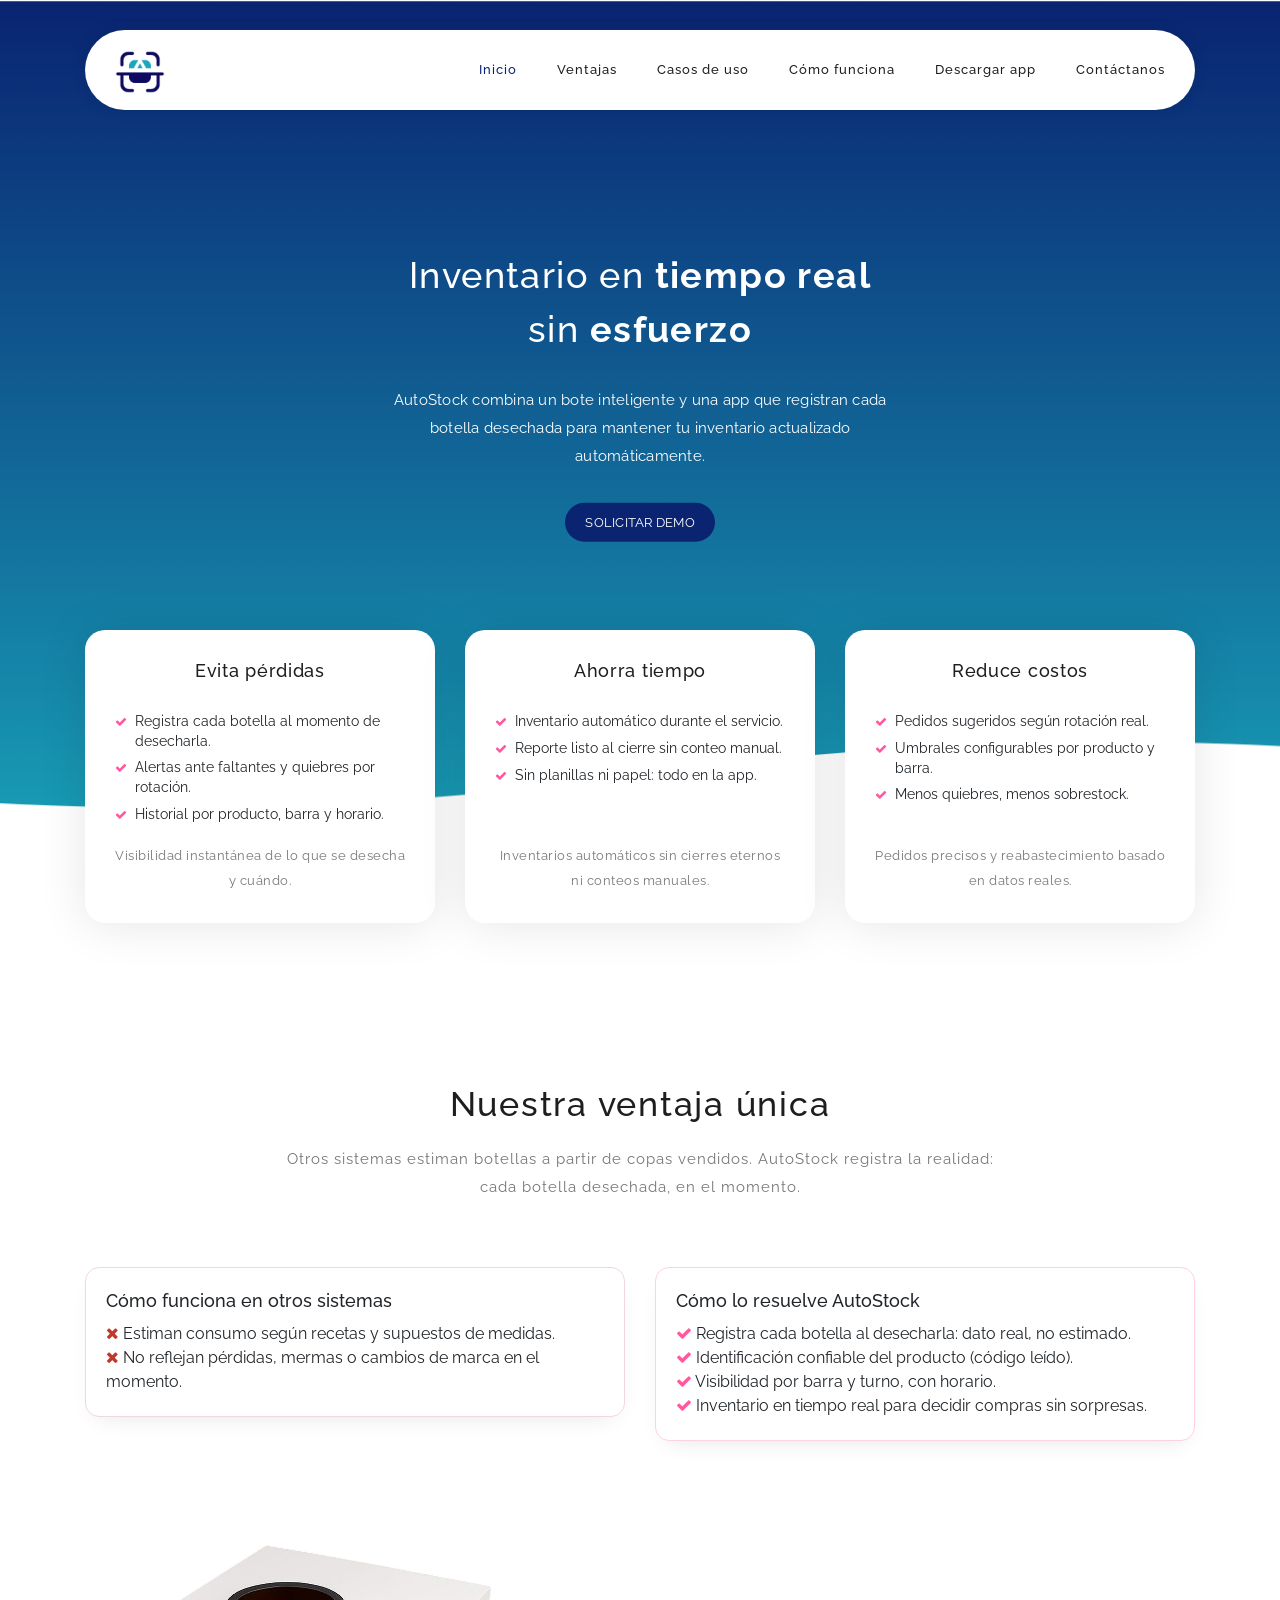
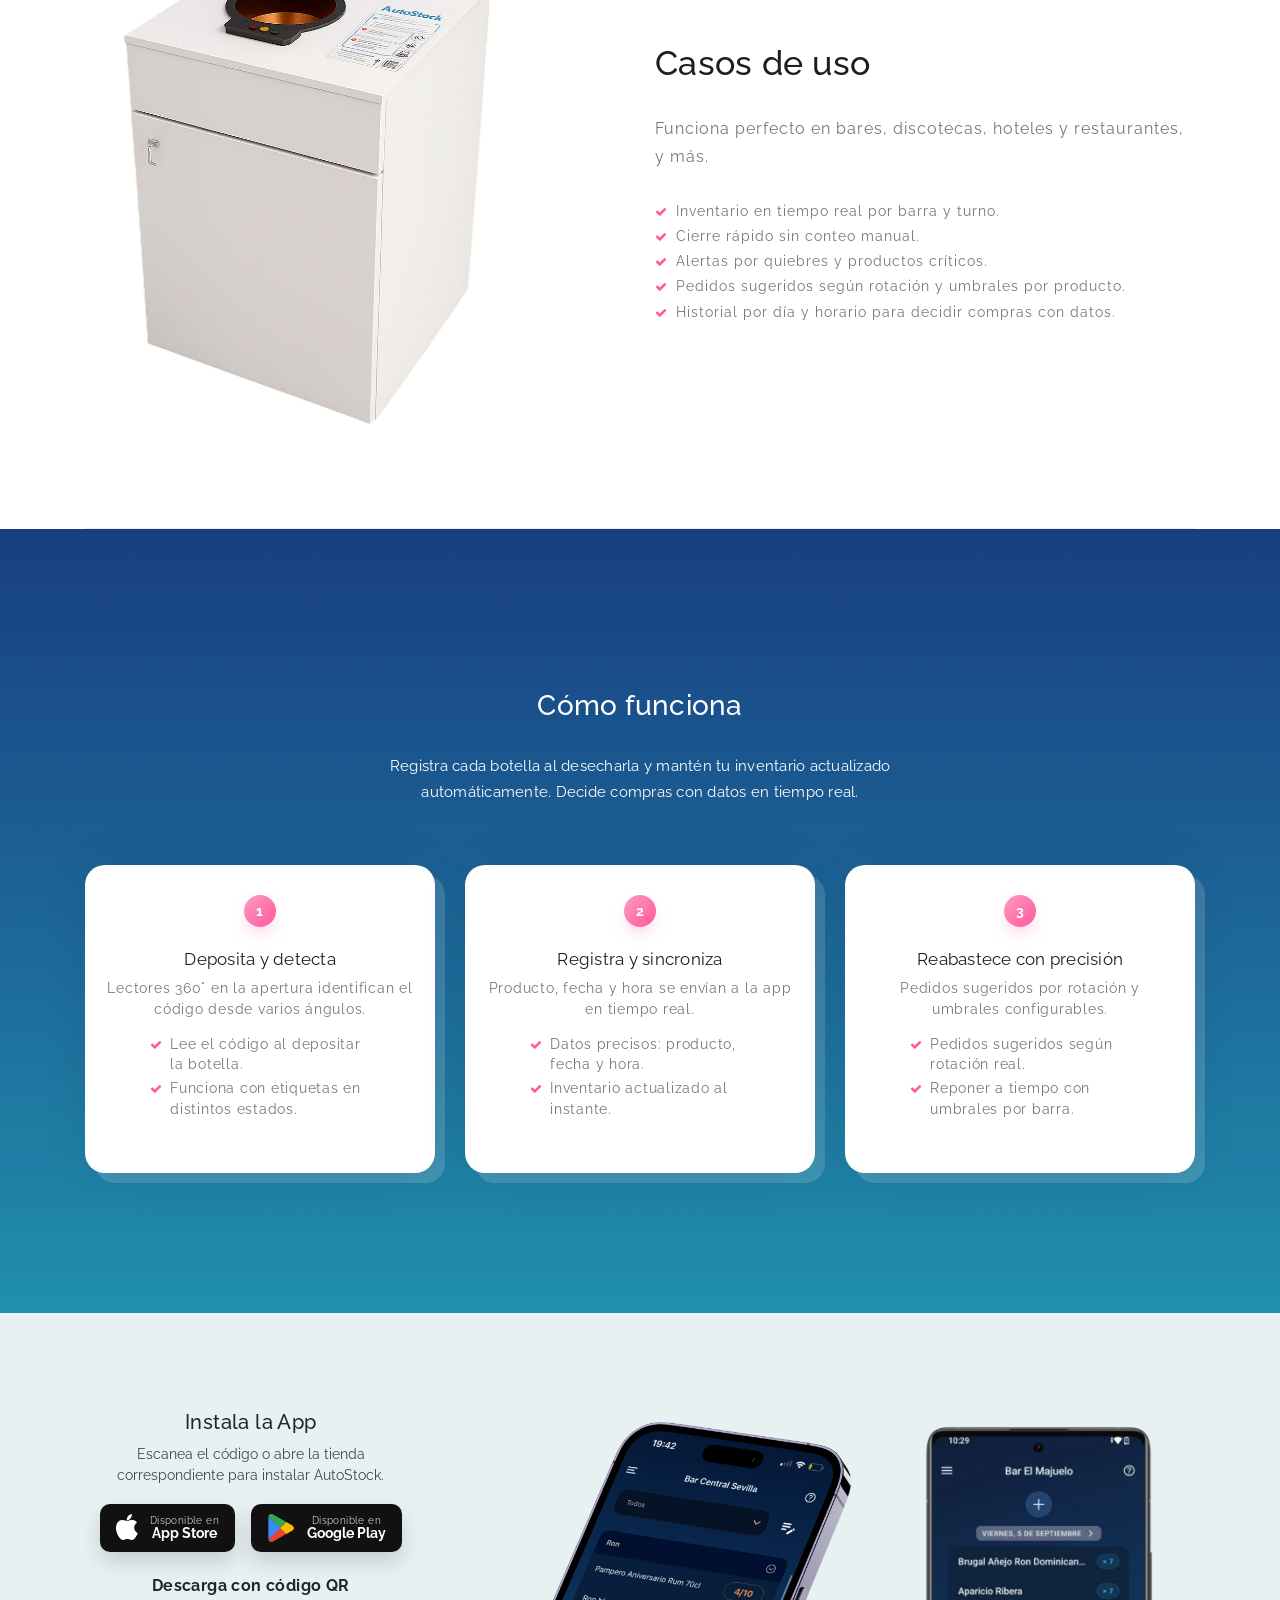
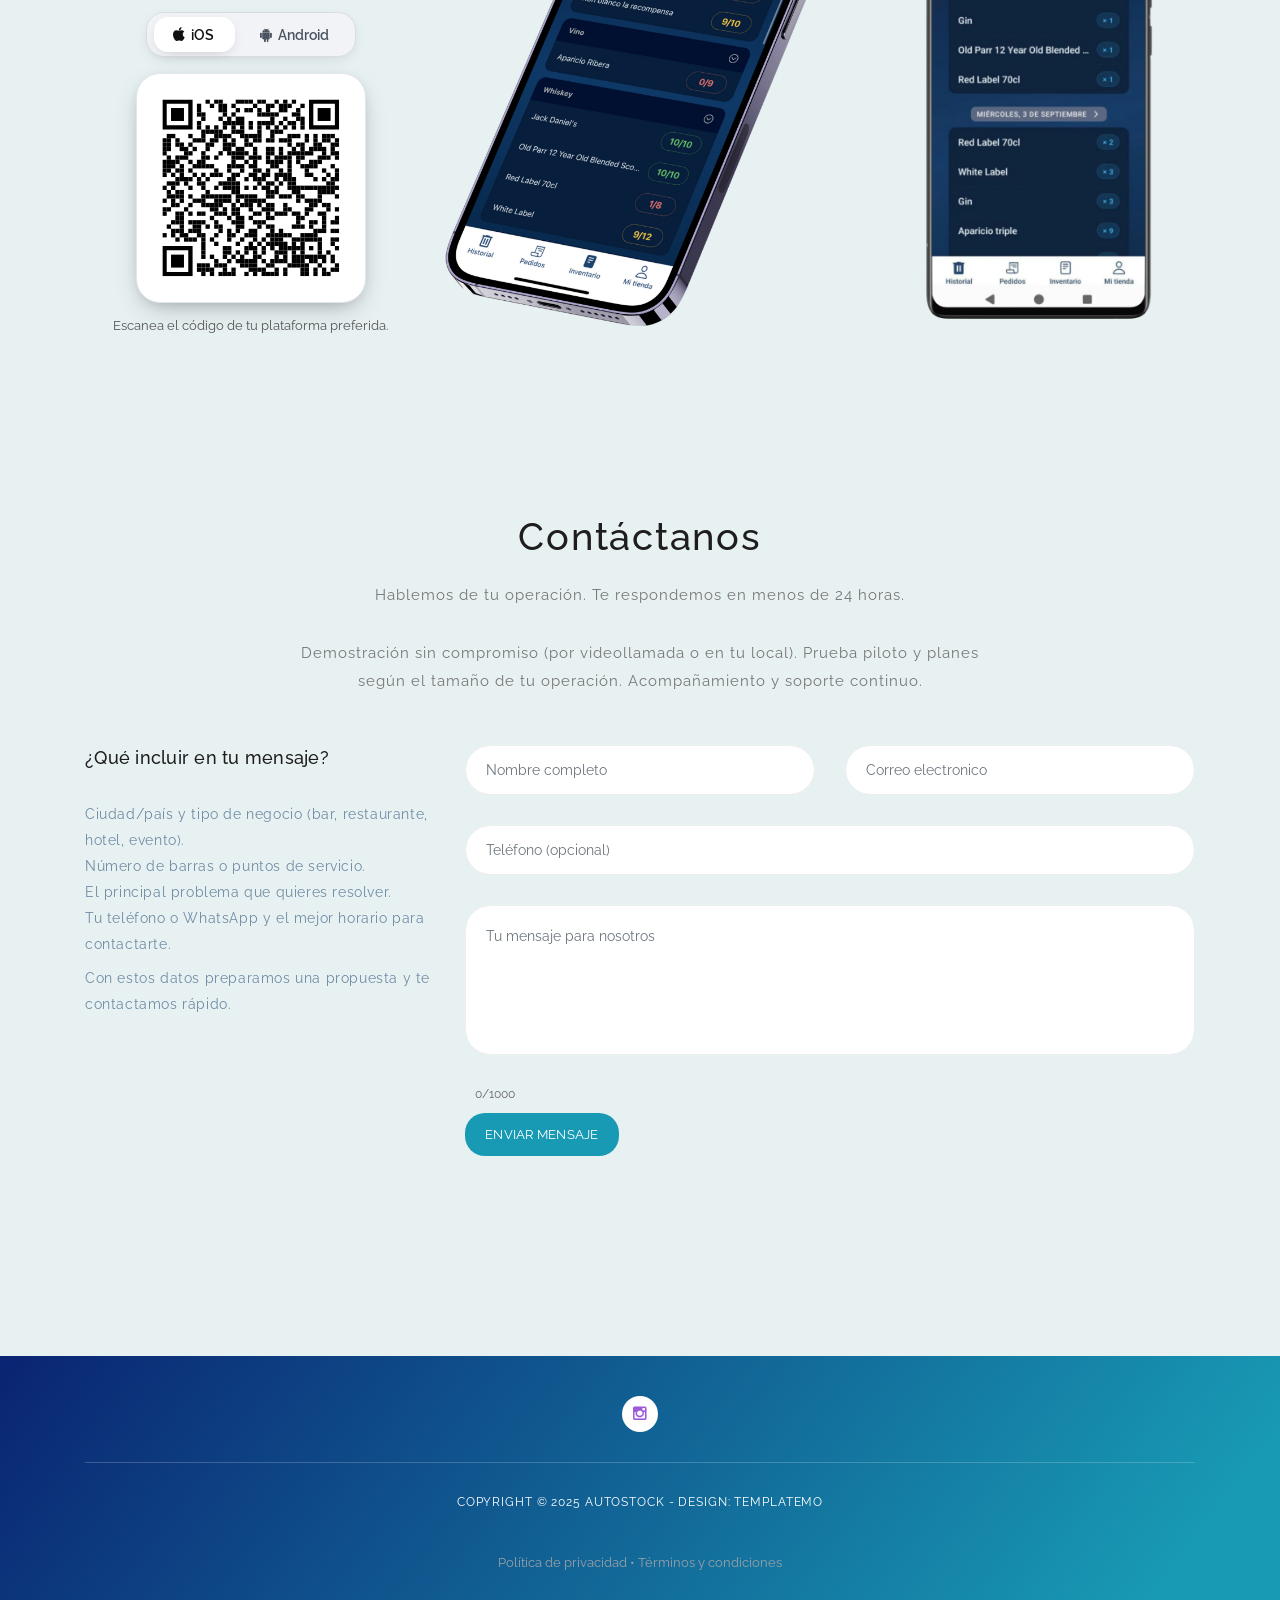
<file: index.html>
<!DOCTYPE html>
<html lang="es">

<head>

    <meta charset="utf-8">
    <meta name="viewport" content="width=device-width, initial-scale=1, shrink-to-fit=no, viewport-fit=cover">
    <meta name="description"
        content="AutoStock: inventario en tiempo real para bares y discotecas. Registra cada botella al desecharla y reabastece con precisión para evitar pérdidas, ahorrar tiempo y reducir costos.">
    <meta name="author" content="">
    <link href="https://fonts.googleapis.com/css?family=Raleway:100,300,400,500,700,900" rel="stylesheet">

    <title>AutoStock — Inventario en tiempo real</title>
    <!--
SOFTY PINKO
https://templatemo.com/tm-535-softy-pinko
-->

    <!-- Additional CSS Files -->
    <link rel="stylesheet" type="text/css" href="assets/css/bootstrap.min.css">

    <link rel="stylesheet" type="text/css" href="assets/css/font-awesome.css">

    <link rel="stylesheet" href="assets/css/templatemo-softy-pinko.css">

    <style>
        /* Download section enhancements */
        #download .store-badges {
            display: flex;
            flex-wrap: wrap;
            gap: 16px;
            margin-top: 20px;
        }

        #download .store-badge {
            display: inline-flex;
            align-items: center;
            gap: 12px;
            padding: 10px 16px;
            background: #111;
            color: #fff;
            border-radius: 10px;
            text-decoration: none;
            box-shadow: 0 10px 20px rgba(0, 0, 0, .15);
            transition: transform .15s ease, box-shadow .15s ease;
        }

        #download .store-badge:hover {
            transform: translateY(-2px);
            box-shadow: 0 14px 28px rgba(0, 0, 0, .2);
        }

        #download .store-badge i {
            font-size: 28px;
            line-height: 1;
            display: inline-block;
        }

        #download .store-badge svg {
            width: 28px;
            height: 28px;
            display: inline-block;
        }

        #download .store-badge .badge-text {
            display: flex;
            flex-direction: column;
            line-height: 1.1;
        }

        #download .store-badge .badge-text small {
            font-size: 10px;
            opacity: .8;
            letter-spacing: .4px;
        }

        #download .store-badge .badge-text strong {
            font-size: 14px;
        }

        #download .store-badge.google-play i {
            color: #34a853;
        }

        #download .store-badge.app-store i {
            color: #fff;
        }

        /* (Removed old QR grid & placeholder & phone-mockup styles no longer used) */

        /* Inline: tarjeta QR + dos teléfonos, centrados y con separación */
        #download .download-inline {
            display: flex;
            align-items: center;
            justify-content: center;
            gap: 28px;
            flex-wrap: nowrap;
            /* mantener en una fila en md/desktop */
        }

        #download .download-inline .mock {
            flex: 0 0 auto;
            position: relative;
            display: flex;
            align-items: center;
            justify-content: center;
        }

        /* Controla la altura deseada en desktop */
        :root {
            --device-height: 520px;
        }

        #download .download-inline .mock img {
            /* Fallback to --device-height if per-device variable not set */
            height: var(--device-height);
            width: auto;
            max-width: 100%;
            display: block;
            border-radius: 28px;
            object-fit: contain;
        }

        /* Per-device overrides (optional) */
        #download .download-inline .mock.ios img {
            height: var(--device-height-ios, var(--device-height));
        }

        #download .download-inline .mock.android img {
            height: var(--device-height-android, var(--device-height));
        }

        /* Quitar cualquier desplazamiento */
        #download .download-inline .mock.ios,
        #download .download-inline .mock.android {
            transform: none;
        }

        @media (max-width: 991.98px) {

            /* En tablet: permitir salto a dos filas y reducir tamaños */
            #download .download-inline {
                gap: 20px;
                flex-wrap: wrap;
                /* QR arriba, teléfonos abajo */
            }

            :root {
                --device-height: 300px;
                /* bajar altura de mockups en md */
            }

            #download .download-card {
                flex: 1 1 100%;
                max-width: 100%;
            }
        }

        @media (max-width: 575.98px) {

            /* xs */
            #download .download-inline {
                flex-direction: column;
                gap: 28px;
            }

            :root {
                --device-height: 400px;
            }

            #download .download-inline .mock img {
                margin: 0 auto;
            }
        }

        /* === Embedded QR selector (replaces single universal QR) === */
        #download .qr-selector-wrapper {
            margin-top: 22px;
        }

        /* Card contenedor para badges + QR */
        #download .download-card {
            border-radius: 30px;
            max-width: 460px;
            /* más angosto */
            width: 100%;
            text-align: center;
            margin-left: auto;
            margin-right: auto;
            position: relative;
            z-index: 2;
            /* stay above mockups if they intersect */
        }

        #download .download-card h3 {
            font-size: 20px;
            margin: 0 0 10px;
            letter-spacing: .4px;
        }

        #download .download-card p.desc {
            font-size: 14px;
            line-height: 1.5;
            margin: 0 0 18px;
            color: #444;
        }

        #download .download-card .store-badges {
            margin-top: 0;
            justify-content: center;
        }

        @media (max-width: 575.98px) {
            #download .download-card {
                padding: 26px 24px 34px;
            }
        }

        #download .qr-head {
            display: flex;
            flex-direction: column;
            align-items: center;
            gap: 10px;
        }

        #download .qr-head strong {
            font-size: 16px;
            letter-spacing: .4px;
            display: block;
        }

        #download .qr-head .segmented {
            margin-top: 4px;
        }

        /* Centrado vertical de tarjeta y mockups en desktop */
        #download .row.align-items-center {
            align-items: center;
        }

        #download.section {
            padding-top: var(--section-pt, 90px);
            padding-bottom: var(--section-pb, 90px);
        }

        @media (min-width:992px) {
            #download .row.align-items-center {
                min-height: 520px;
            }
        }

        /* Nuevo switch neutro con slider */
        #download .segmented {
            position: relative;
            display: inline-flex;
            gap: 6px;
            background: #f1f3f6;
            border: 1px solid #d9dde2;
            padding: 6px;
            border-radius: 18px;
            box-shadow: 0 4px 16px -6px rgba(0, 0, 0, .18);
        }

        #download .segmented__slider {
            position: absolute;
            top: 4px;
            left: 4px;
            height: calc(100% - 8px);
            width: 0;
            background: #ffffff;
            border-radius: 14px;
            box-shadow: 0 4px 14px -6px rgba(0, 0, 0, .25);
            transition: left .35s cubic-bezier(.45, .65, .35, 1), width .35s cubic-bezier(.45, .65, .35, 1);
        }

        #download .segmented button {
            position: relative;
            appearance: none;
            border: 0;
            background: transparent;
            color: #4a5460;
            padding: 8px 20px;
            font-weight: 600;
            font-size: 14px;
            line-height: 1;
            cursor: pointer;
            z-index: 1;
            display: flex;
            align-items: center;
            gap: 6px;
            border-radius: 12px;
            transition: color .3s;
        }

        #download .segmented button.active {
            color: #111;
        }

        #download .segmented button i {
            font-size: 15px;
            line-height: 1;
        }

        #download .segmented button:focus-visible {
            outline: 2px solid #2278ff;
            outline-offset: 2px;
        }

        #download .segmented button:hover {
            color: #222;
        }

        #download .qr-panels {
            margin-top: 18px;
            display: flex;
            justify-content: center;
            align-items: center;
        }

        #download .qr-box {
            width: 230px;
            height: 230px;
            border-radius: 24px;
            display: flex;
            align-items: center;
            justify-content: center;
            background: #fff;
            border: 1px solid #e2e5ec;
            box-shadow: 0 4px 18px rgba(0, 0, 0, .08);
            position: relative;
            overflow: hidden;
            transition: box-shadow .35s, transform .45s;
        }

        #download .qr-box img {
            width: 86%;
            height: 86%;
            object-fit: contain;
            pointer-events: none;
            user-select: none;
        }

        #download .qr-box.active {
            box-shadow: 0 10px 28px -8px rgba(0, 0, 0, .25), 0 4px 16px -6px rgba(0, 0, 0, .18);
            transform: translateY(-2px);
        }

        #download .qr-box.hidden {
            display: none !important;
        }

        #download .qr-caption-alt {
            text-align: center;
            font-size: 12.5px;
            margin-top: 12px;
            color: #555;
        }

        /* Remove fallback button styles */

        /* ================= Contact form enhancements ================= */
        #contact-us .contact-form {
            position: relative;
        }

        /* === Equal heights for "Cómo funciona" mini boxes === */
        #work-process .row.justify-content-center>[class*='col-'] {
            display: flex;
        }

        #work-process .mini-box {
            display: flex;
            flex-direction: column;
            align-items: center;
            text-align: center;
            width: 100%;
            height: 100%;
            /* ensure it stretches to match tallest sibling */
            flex: 1 1 auto;
        }

        /* Cómo funciona: badges y bullets compactos */
        #work-process .mini-box .step-index {
            display: inline-flex;
            align-items: center;
            justify-content: center;
            width: 32px;
            height: 32px;
            border-radius: 50%;
            background: linear-gradient(135deg, #ff9abf, #ff589e);
            color: #fff;
            font-weight: 700;
            font-size: 14px;
            margin-top: 10px;
            box-shadow: 0 8px 18px -8px rgba(255, 88, 158, .7);
        }

        #work-process .mini-box .step-points {
            margin: 10px 0 0;
            padding: 0;
            list-style: none;
            text-align: left;
            font-size: 13.5px;
            line-height: 1.45;
            max-width: 220px;
        }

        #work-process .mini-box .step-points li {
            display: flex;
            align-items: flex-start;
            gap: 8px;
            margin: 4px 0;
        }

        #work-process .mini-box .step-points li i {
            color: #ff589e;
            font-size: 12px;
            line-height: 1.6;
            margin-top: 2px;
            flex: 0 0 auto;
        }

        /* ===== Global spacing controls (per-section) ===== */
        /* Default section padding; override with inline CSS vars per section */
        .section {
            padding-top: var(--section-pt, 100px);
            padding-bottom: var(--section-pb, 100px);
        }

        @media (max-width: 991.98px) {
            .section {
                padding-top: var(--section-pt-md, var(--section-pt, 80px));
                padding-bottom: var(--section-pb-md, var(--section-pb, 80px));
            }
        }

        @media (max-width: 575.98px) {
            .section {
                padding-top: var(--section-pt-sm, var(--section-pt, 60px));
                padding-bottom: var(--section-pb-sm, var(--section-pb, 60px));
            }
        }

        /* Hero spacing + optional min-height control (reduce empty background) */
        .welcome-area {
            padding-top: var(--hero-pt, 140px);
            padding-bottom: var(--hero-pb, 120px);
            /* Override theme height if set */
            height: var(--hero-height, auto);
            min-height: var(--hero-min, 100vh);
        }

        @media (max-width: 575.98px) {
            .welcome-area {
                padding-top: var(--hero-pt-sm, var(--hero-pt, 100px));
                padding-bottom: var(--hero-pb-sm, var(--hero-pb, 90px));
                min-height: var(--hero-min-sm, var(--hero-min, 100vh));
            }
        }

        /* Work-process container spacing */
        .mini .mini-content {
            padding-top: var(--mini-pt, 60px);
            padding-bottom: var(--mini-pb, 60px);
        }

        /* Benefits section: pull up closer to the hero/white transition */
        #beneficios.section {
            --section-pt: 40px;
            --section-pt-md: 32px;
            --section-pt-sm: 22px;
        }

        /* Adjustable size for “Casos de uso” image */
        #casos .cases-image {
            width: 85%;
            height: auto;
            max-width: var(--casos-img-max, 520px);
        }

        @media (max-width: 991.98px) {
            #casos .cases-image {
                max-width: var(--casos-img-max-md, 460px);
            }
        }

        @media (max-width: 575.98px) {
            #casos .cases-image {
                max-width: var(--casos-img-max-sm, 360px);
            }
        }

        /* === Equal heights for features (per row) === */
        .home-feature .row>[class*='col-'] {
            display: flex;
        }

        .home-feature .features-small-item {
            display: flex;
            flex-direction: column;
            flex: 1 1 auto;
        }

        .home-feature .features-small-item .icon {
            flex: 0 0 auto;
        }

        .home-feature .features-small-item .features-title {
            flex: 0 0 auto;
        }

        .home-feature .features-small-item p {
            margin-top: auto;
        }

        /* Compact benefit bullets */
        .home-feature .feature-points {
            margin: 8px 0 12px;
            padding: 0;
            list-style: none;
            font-size: 14px;
            line-height: 1.45;
            text-align: left;
            /* mejor lectura */
            display: inline-block;
            /* se centra dentro de la tarjeta */
            max-width: 100%;
        }

        .home-feature .feature-points li {
            display: flex;
            align-items: flex-start;
            gap: 8px;
            margin: 6px 0;
        }

        .home-feature .feature-points li i {
            color: #ff589e;
            font-size: 12px;
            line-height: 1.6;
            margin-top: 2px;
            flex: 0 0 auto;
        }

        /* Casos de uso: bullets con checks, consistentes con beneficios */
        #casos .use-cases {
            list-style: none;
            padding: 0;
            margin: 0;
        }

        #casos .use-cases>li {
            margin-bottom: 16px;
        }

        #casos .use-cases>li>strong {
            display: block;
            margin-bottom: 6px;
        }

        #casos .feature-points {
            margin: 6px 0 4px;
            padding: 0;
            list-style: none;
            font-size: 14px;
            line-height: 1.45;
        }

        #casos .feature-points li {
            display: flex;
            align-items: flex-start;
            gap: 8px;
            margin: 4px 0;
        }

        #casos .feature-points li i {
            color: #ff589e;
            font-size: 12px;
            line-height: 1.6;
            margin-top: 2px;
            flex: 0 0 auto;
        }

        /* Ventaja única: comparación clara */
        #ventaja .compare {
            display: flex;
            gap: 24px;
            align-items: stretch;
            justify-content: center;
        }

        #ventaja .compare-card {
            flex: 1 1 0;
            background: #fff;
            border: 1px solid #eee;
            border-radius: 14px;
            padding: 22px 20px;
            box-shadow: 0 10px 24px -12px rgba(0, 0, 0, .12);
        }

        #ventaja .compare-card h5 {
            font-size: 18px;
            margin: 0 0 10px;
        }

        #ventaja .compare-card .feature-points {
            margin: 8px 0 0;
        }

        #ventaja .compare-card.neg {
            border-color: #f1d7de;
        }

        #ventaja .compare-card.pos {
            border-color: #ffd1e1;
        }

        #ventaja .compare-card.neg .feature-points li i {
            color: #c0392b;
        }

        #ventaja .compare-card.pos .feature-points li i {
            color: #ff589e;
        }

        @media (max-width: 991.98px) {
            #ventaja .compare {
                flex-direction: column;
            }
        }

        #contact-us .contact-form form {
            transition: opacity .4s ease, transform .45s ease;
        }

        #contact-us .contact-form .status-bar {
            margin-top: 16px;
            min-height: 24px;
            font-size: 14px;
            line-height: 1.4;
        }

        #contact-us .contact-form .status-bar[aria-live] {
            outline: 0;
        }

        #contact-us .contact-form .status-bar .spinner {
            display: inline-block;
            width: 18px;
            height: 18px;
            border: 3px solid rgba(0, 0, 0, .15);
            border-top-color: #ff589e;
            border-radius: 50%;
            animation: spin .9s linear infinite;
            vertical-align: middle;
            margin-right: 8px;
        }

        @keyframes spin {
            to {
                transform: rotate(360deg);
            }
        }

        #contact-us .contact-form .hp-field {
            position: absolute;
            left: -9999px;
            opacity: 0;
            pointer-events: none;
        }

        #contact-us .contact-form.sent form {
            opacity: 0;
            transform: scale(.98);
            pointer-events: none;
        }

        #contact-us .contact-form .success-panel {
            position: absolute;
            inset: 0;
            display: flex;
            flex-direction: column;
            justify-content: center;
            align-items: center;
            padding: 24px 18px;
            text-align: center;
            background: #ffffff;
            border: 1px solid #eee;
            border-radius: 8px;
            box-shadow: 0 12px 28px -10px rgba(0, 0, 0, .18);
            opacity: 0;
            transform: scale(.95);
            pointer-events: none;
            transition: opacity .55s cubic-bezier(.45, .65, .35, 1), transform .55s cubic-bezier(.45, .65, .35, 1);
        }

        #contact-us .contact-form.sent .success-panel {
            opacity: 1;
            transform: scale(1);
            pointer-events: auto;
        }

        #contact-us .contact-form .success-panel .icon-check {
            width: 70px;
            height: 70px;
            border-radius: 50%;
            background: linear-gradient(135deg, #2ecc71, #25b864);
            /* verde éxito */
            display: flex;
            align-items: center;
            justify-content: center;
            color: #fff;
            font-size: 34px;
            box-shadow: 0 10px 28px -8px rgba(46, 204, 113, .45);
            margin-bottom: 18px;
            position: relative;
            overflow: hidden;
        }

        #contact-us .contact-form .success-panel .icon-check:after {
            content: "";
            position: absolute;
            inset: 0;
            background: radial-gradient(circle at 30% 30%, rgba(255, 255, 255, .35), transparent 60%);
            mix-blend-mode: overlay;
        }

        #contact-us .contact-form .success-panel h4 {
            font-size: 20px;
            margin: 0 0 8px;
        }

        #contact-us .contact-form .success-panel p {
            font-size: 14px;
            margin: 0;
            color: #555;
        }

        #contact-us .contact-form .success-panel .again-btn {
            margin-top: 22px;
            background: #2f73ff;
            background: linear-gradient(135deg, #4b8dff, #1f5fd9);
            color: #fff;
            border: 0;
            padding: 10px 22px;
            font-size: 14px;
            font-weight: 600;
            border-radius: 28px;
            cursor: pointer;
            box-shadow: 0 6px 18px -6px rgba(56, 115, 255, .55);
            transition: transform .25s, box-shadow .25s;
        }

        #contact-us .contact-form .success-panel .again-btn:hover {
            transform: translateY(-2px);
            box-shadow: 0 10px 26px -8px rgba(56, 115, 255, .6);
        }

        #contact-us .contact-form .success-panel .again-btn:active {
            transform: translateY(0);
        }

        #contact-us .contact-form .error {
            color: #c62828;
        }

        #contact-us .contact-form .ok {
            color: #1b5e20;
        }

        #contact-us .contact-form button[disabled] {
            opacity: .7;
            cursor: not-allowed;
        }

        @media (max-width:575.98px) {
            #contact-us .contact-form .success-panel {
                position: static;
                transform: none;
                opacity: 1;
                display: none;
                box-shadow: none;
                border: 0;
                background: transparent;
                padding: 0;
            }

            #contact-us .contact-form.sent .success-panel {
                display: flex;
            }
        }

        /* ===== Títulos de sección: subir tamaños (Contacto un poco más grande) ===== */
        .section .section-title {
            font-size: 34px;
            line-height: 1.25;
        }

        #contact-us .section-title {
            font-size: 38px;
        }

        /* Cómo funciona usa h1 en la mini section */
        .mini .info h1 {
            font-size: 36px;
            line-height: 1.22;
        }

        @media (max-width: 575.98px) {
            .section .section-title {
                font-size: 28px;
            }

            #contact-us .section-title {
                font-size: 32px;
            }

            .mini .info h1 {
                font-size: 30px;
            }
        }

        /* ===== Footer: spacing + legal links ===== */
        footer {
            padding-bottom: 36px;
            /* separa del borde inferior */
        }

        footer .legal {
            margin-top: 12px;
            font-size: 13px;
            color: #9aa0a6;
            text-align: center;
            /* centrado consistente */
        }

        footer .legal a {
            color: inherit;
            text-decoration: underline;
            text-underline-offset: 2px;
        }

        footer .legal a:hover {
            color: #555;
            text-decoration-thickness: from-font;
        }

        /* Contact form message counter */
        #contact-us .char-counter {
            font-size: 12px;
            color: #666;
            margin-top: 0px;
            margin-bottom: 10px;
            margin-left: 10px;
        }

        /* ===== Mobile spacing fixes ===== */
        @media (max-width: 575.98px) {

            /* 1) Asegura separación del texto del hero respecto al header fijo */
            .welcome-area .header-text {
                padding-top: calc(18px + env(safe-area-inset-top));
                /* respeta el notch en iOS */
            }

            /* 2) Acerca la primera tarjeta a la división azul/blanco como en desktop */
            .welcome-area {
                padding-bottom: 18px !important;
                /* reduce el espacio inferior del hero en móviles */
            }

            #beneficios.section {
                margin-top: -180px;
                /* sube más la primera fila de tarjetas en móvil */
            }

            /* 3) Añade separación vertical entre filas de "Cómo funciona" (2 arriba, 1 abajo) */
            #work-process .row.justify-content-center>[class*='col-'] {
                margin-bottom: 16px;
            }
        }

        /* ===== Tablet spacing fixes (sm/md) ===== */
        @media (min-width: 576px) and (max-width: 991.98px) {

            /* 1) Un poco de separación extra del hero respecto al header fijo */
            .welcome-area .header-text {
                padding-top: 12px;
            }

            /* 2) Reduce el espacio inferior del hero y sube ligeramente la primera fila de tarjetas */
            .welcome-area {
                padding-bottom: 28px !important;
            }

            #beneficios.section {
                margin-top: -120px;
                /* sube más las tarjetas en tablet */
            }

            /* 3) Separación vertical entre filas en "Cómo funciona" cuando hay 2 arriba y 1 abajo */
            #work-process .row.justify-content-center>[class*='col-'] {
                margin-bottom: 18px;
            }
        }
    </style>

</head>

<body>

    <!-- ***** Preloader Start ***** -->
    <div id="preloader">
        <div class="jumper">
            <div></div>
            <div></div>
            <div></div>
        </div>
    </div>
    <!-- ***** Preloader End ***** -->


    <!-- ***** Header Area Start ***** -->
    <header class="header-area header-sticky">
        <div class="container">
            <div class="row">
                <div class="col-12">
                    <nav class="main-nav">
                        <!-- ***** Logo Start ***** -->
                        <a href="#" class="logo">
                            <img src="assets/images/autostock-logo.png" alt="Softy Pinko" />
                        </a>
                        <!-- ***** Logo End ***** -->
                        <!-- ***** Menu Start ***** -->
                        <ul class="nav">
                            <li><a href="#welcome" class="active">Inicio</a></li>
                            <li><a href="#ventaja">Ventajas</a></li>
                            <li><a href="#casos">Casos de uso</a></li>
                            <li><a href="#work-process">Cómo funciona</a></li>
                            <li><a href="#download">Descargar app</a></li>
                            <li><a href="#contact-us">Contáctanos</a></li>
                        </ul>
                        <a class='menu-trigger'>
                            <span>Menu</span>
                        </a>
                        <!-- ***** Menu End ***** -->
                    </nav>
                </div>
            </div>
        </div>
    </header>
    <!-- ***** Header Area End ***** -->

    <!-- ***** Welcome Area Start ***** -->
    <div class="welcome-area" id="welcome"
        style="--hero-min: 90vh; --hero-pt: 100px; --hero-pb: 60px; --hero-min-sm: 60vh; --hero-pt-sm: 200px; --hero-pb-sm: 40px;">
        <!-- ***** Header Text Start ***** -->
        <div class="header-text">
            <div class="container">
                <div class="row">
                    <div class="offset-xl-3 col-xl-6 offset-lg-2 col-lg-8 col-md-12 col-sm-12">
                        <h1>Inventario en <strong>tiempo real</strong><br>sin <strong>esfuerzo</strong></h1>
                        <p>AutoStock combina un bote inteligente y una app que registran cada botella desechada para
                            mantener tu inventario actualizado automáticamente.</p>
                        <a href="#contact-us" class="main-button-slider">Solicitar demo</a>
                    </div>
                </div>
            </div>
        </div>
        <!-- ***** Header Text End ***** -->
    </div>
    <!-- ***** Welcome Area End ***** -->

    <!-- ***** Features Small Start ***** -->
    <!-- Ajustes por sección: cambia estos valores para mover el contenido arriba/abajo -->
    <section class="section home-feature" id="beneficios"
        style="--section-pt: 40px; --section-pb: 80px; --section-pt-md: 32px; --section-pb-md: 60px; --section-pt-sm: 0px; --section-pb-sm: 50px;">
        <div class="container">
            <div class="row">
                <div class="col-lg-12">
                    <div class="row justify-content-center">
                        <!-- ***** Beneficio 1 ***** -->
                        <div class="col-lg-4 col-md-6 col-sm-6 col-12"
                            data-scroll-reveal="enter bottom move 50px over 0.6s after 0.2s">
                            <div class="features-small-item">
                                <h5 class="features-title">Evita pérdidas</h5>
                                <ul class="feature-points">
                                    <li><i class="fa fa-check" aria-hidden="true"></i><span>Registra cada botella al
                                            momento de desecharla.</span></li>
                                    <li><i class="fa fa-check" aria-hidden="true"></i><span>Alertas ante faltantes y
                                            quiebres por rotación.</span></li>
                                    <li><i class="fa fa-check" aria-hidden="true"></i><span>Historial por producto,
                                            barra y horario.</span></li>
                                </ul>
                                <p>Visibilidad instantánea de lo que se desecha y cuándo.</p>
                            </div>
                        </div>
                        <!-- ***** Beneficio 2 ***** -->
                        <div class="col-lg-4 col-md-6 col-sm-6 col-12"
                            data-scroll-reveal="enter bottom move 50px over 0.6s after 0.4s">
                            <div class="features-small-item">
                                <h5 class="features-title">Ahorra tiempo</h5>
                                <ul class="feature-points">
                                    <li><i class="fa fa-check" aria-hidden="true"></i><span>Inventario automático
                                            durante el servicio.</span></li>
                                    <li><i class="fa fa-check" aria-hidden="true"></i><span>Reporte listo al cierre sin
                                            conteo manual.</span></li>
                                    <li><i class="fa fa-check" aria-hidden="true"></i><span>Sin planillas ni papel: todo
                                            en la app.</span></li>
                                </ul>
                                <p>Inventarios automáticos sin cierres eternos ni conteos manuales.</p>
                            </div>
                        </div>
                        <!-- ***** Beneficio 3 ***** -->
                        <div class="col-lg-4 col-md-6 col-sm-6 col-12"
                            data-scroll-reveal="enter bottom move 50px over 0.6s after 0.6s">
                            <div class="features-small-item">
                                <h5 class="features-title">Reduce costos</h5>
                                <ul class="feature-points">
                                    <li><i class="fa fa-check" aria-hidden="true"></i><span>Pedidos sugeridos según
                                            rotación real.</span></li>
                                    <li><i class="fa fa-check" aria-hidden="true"></i><span>Umbrales configurables por
                                            producto y barra.</span></li>
                                    <li><i class="fa fa-check" aria-hidden="true"></i><span>Menos quiebres, menos
                                            sobrestock.</span></li>
                                </ul>
                                <p>Pedidos precisos y reabastecimiento basado en datos reales.</p>
                            </div>
                        </div>
                    </div>
                </div>
            </div>
        </div>
    </section>
    <!-- ***** Features Small End ***** -->

    <!-- ***** Differentiator Start ***** -->
    <section class="section" id="ventaja"
        style="--section-pt: 50px; --section-pb: 30px; --section-pt-md: 40px; --section-pb-md: 30px; --section-pt-sm: 30px; --section-pb-sm: 20px;">
        <div class="container">
            <div class="row">
                <div class="col-lg-12">
                    <div class="center-heading">
                        <h2 class="section-title">Nuestra ventaja única</h2>
                    </div>
                </div>
                <div class="offset-lg-2 col-lg-8">
                    <div class="center-text">
                        <p>Otros sistemas estiman botellas a partir de copas vendidos. AutoStock registra la realidad:
                            cada botella desechada, en el momento.</p>
                    </div>
                </div>
            </div>
            <div class="row mt-3">
                <div class="col-lg-6 col-md-12">
                    <div class="compare-card neg">
                        <h5>Cómo funciona en otros sistemas</h5>
                        <ul class="feature-points">
                            <li><i class="fa fa-times" aria-hidden="true"></i><span> Estiman consumo según recetas y
                                    supuestos de medidas.</span></li>
                            <li><i class="fa fa-times" aria-hidden="true"></i><span> No reflejan pérdidas, mermas o
                                    cambios de marca en el momento.</span></li>
                        </ul>
                    </div>
                </div>
                <div class="col-lg-6 col-md-12 mt-4 mt-lg-0">
                    <div class="compare-card pos">
                        <h5>Cómo lo resuelve AutoStock</h5>
                        <ul class="feature-points">
                            <li><i class="fa fa-check" aria-hidden="true"></i><span> Registra cada botella al
                                    desecharla: dato real, no estimado.</span></li>
                            <li><i class="fa fa-check" aria-hidden="true"></i><span> Identificación confiable del
                                    producto (código leído).</span></li>
                            <li><i class="fa fa-check" aria-hidden="true"></i><span> Visibilidad por barra y turno, con
                                    horario.</span></li>
                            <li><i class="fa fa-check" aria-hidden="true"></i><span> Inventario en tiempo real para
                                    decidir compras sin sorpresas.</span></li>
                        </ul>
                    </div>
                </div>
            </div>
        </div>
    </section>
    <!-- ***** Differentiator End ***** -->

    <!-- ***** Features Big Item Start ***** -->
    <section class="section padding-top-70 padding-bottom-0" id="casos"
        style="--section-pt: 60px; --section-pb: 60px; --section-pt-md: 48px; --section-pb-md: 48px; --section-pt-sm: 36px; --section-pb-sm: 36px;">
        <div class="container">
            <div class="row">
                <div class="col-lg-5 col-md-12 col-sm-12 align-self-center"
                    data-scroll-reveal="enter left move 30px over 0.6s after 0.4s">
                    <img src="assets/images/cubo.png" class="rounded img-fluid d-block mx-auto cases-image" alt="App">
                </div>
                <div class="col-lg-1"></div>
                <div class="col-lg-6 col-md-12 col-sm-12 align-self-center mobile-top-fix">
                    <div class="left-heading">
                        <h2 class="section-title">Casos de uso</h2>
                    </div>
                    <div class="left-text">
                        <p>Funciona perfecto en bares, discotecas, hoteles y restaurantes, y más.</p>
                        <ul class="feature-points">
                            <li><i class="fa fa-check" aria-hidden="true"></i><span>Inventario en tiempo real por barra
                                    y turno.</span></li>
                            <li><i class="fa fa-check" aria-hidden="true"></i><span>Cierre rápido sin conteo
                                    manual.</span></li>
                            <li><i class="fa fa-check" aria-hidden="true"></i><span>Alertas por quiebres y productos
                                    críticos.</span></li>
                            <li><i class="fa fa-check" aria-hidden="true"></i><span>Pedidos sugeridos según rotación y
                                    umbrales por producto.</span></li>
                            <li><i class="fa fa-check" aria-hidden="true"></i><span>Historial por día y horario para
                                    decidir compras con datos.</span></li>
                        </ul>
                    </div>
                </div>
            </div>
            <div class="row">
                <div class="col-lg-12">
                    <div class="hr"></div>
                </div>
            </div>
        </div>
    </section>
    <!-- ***** Features Big Item End ***** -->



    <!-- ***** Home Parallax Start ***** -->
    <section class="mini" id="work-process" style="--mini-pt: 50px; --mini-pb: 50px;">
        <div class="mini-content">
            <div class="container">
                <div class="row">
                    <div class="offset-lg-3 col-lg-6">
                        <div class="info">
                            <h1>Cómo funciona</h1>
                            <p>Registra cada botella al desecharla y mantén tu inventario actualizado automáticamente.
                                Decide compras con datos en tiempo real.</p>
                        </div>
                    </div>
                </div>

                <!-- ***** Mini Box Start ***** -->
                <div class="row justify-content-center">
                    <div class="col-lg-4 col-md-4 col-sm-6 col-6">
                        <a href="#" class="mini-box">
                            <span class="step-index">1</span>
                            <strong>Deposita y detecta</strong>
                            <span>Lectores 360° en la apertura identifican el código desde varios ángulos.</span>
                            <ul class="step-points">
                                <li><i class="fa fa-check" aria-hidden="true"></i><span>Lee el código al depositar la
                                        botella.</span></li>
                                <li><i class="fa fa-check" aria-hidden="true"></i><span>Funciona con etiquetas en
                                        distintos estados.</span></li>
                            </ul>
                        </a>
                    </div>
                    <div class="col-lg-4 col-md-4 col-sm-6 col-6">
                        <a href="#" class="mini-box">
                            <span class="step-index">2</span>
                            <strong>Registra y sincroniza</strong>
                            <span>Producto, fecha y hora se envían a la app en tiempo real.</span>
                            <ul class="step-points">
                                <li><i class="fa fa-check" aria-hidden="true"></i><span>Datos precisos: producto, fecha
                                        y hora.</span></li>
                                <li><i class="fa fa-check" aria-hidden="true"></i><span>Inventario actualizado al
                                        instante.</span></li>
                            </ul>
                        </a>
                    </div>
                    <div class="col-lg-4 col-md-4 col-sm-6 col-6">
                        <a href="#" class="mini-box">
                            <span class="step-index">3</span>
                            <strong>Reabastece con precisión</strong>
                            <span>Pedidos sugeridos por rotación y umbrales configurables.</span>
                            <ul class="step-points">
                                <li><i class="fa fa-check" aria-hidden="true"></i><span>Pedidos sugeridos según rotación
                                        real.</span></li>
                                <li><i class="fa fa-check" aria-hidden="true"></i><span>Reponer a tiempo con umbrales
                                        por barra.</span></li>
                            </ul>
                        </a>
                    </div>
                </div>
                <!-- ***** Mini Box End ***** -->
            </div>
        </div>
    </section>
    <!-- ***** Home Parallax End ***** -->



    <!-- ***** Download App Start ***** -->
    <section class="section colored" id="download"
        style="--section-pt: 80px; --section-pb: 0px; --section-pt-md: 64px; --section-pb-md: 64px; --section-pt-sm: 48px; --section-pb-sm: 48px;">
        <div class="container">
            <div class="download-inline">
                <div class="download-card">
                    <h3>Instala la App</h3>
                    <p class="desc">Escanea el código o abre la tienda correspondiente para instalar AutoStock.</p>
                    <div class="store-badges">
                        <a href="https://apps.apple.com/fr/app/auto-stock/id6710699044?l=en-GB"
                            class="store-badge app-store" aria-label="Disponible en App Store" target="_blank"
                            rel="noopener">
                            <i class="fa fa-apple" aria-hidden="true"></i>
                            <span class="badge-text"><small>Disponible en</small><strong>App Store</strong></span>
                        </a>
                        <a href="https://play.google.com/store/apps/details?id=com.autostock.autostock.app&hl=es"
                            class="store-badge google-play" aria-label="Disponible en Google Play" target="_blank"
                            rel="noopener">
                            <img src="assets/images/gplay.svg" alt="Google Play" width="28" height="28">
                            <span class="badge-text"><small>Disponible en</small><strong>Google Play</strong></span>
                        </a>
                    </div>
                    <div class="qr-selector-wrapper" aria-label="Selecciona QR por plataforma">
                        <div class="qr-head">
                            <strong>Descarga con código QR</strong>
                            <div class="segmented" role="tablist" aria-label="Elegir plataforma">
                                <span class="segmented__slider" aria-hidden="true"></span>
                                <button id="qrTabIos" class="active" role="tab" aria-selected="true"
                                    aria-controls="qrPanelIos"><i class="fa fa-apple"
                                        aria-hidden="true"></i><span>iOS</span></button>
                                <button id="qrTabAndroid" role="tab" aria-selected="false"
                                    aria-controls="qrPanelAndroid"><i class="fa fa-android"
                                        aria-hidden="true"></i><span>Android</span></button>
                            </div>
                        </div>
                        <div class="qr-panels">
                            <div id="qrPanelIos" class="qr-box" role="tabpanel" aria-labelledby="qrTabIos">
                                <img id="qrImgIos" src="assets/images/ios-qr.svg" alt="Código QR App Store AutoStock"
                                    loading="lazy" />
                            </div>
                            <div id="qrPanelAndroid" class="qr-box hidden" role="tabpanel"
                                aria-labelledby="qrTabAndroid">
                                <img id="qrImgAndroid" src="assets/images/android-qr.svg"
                                    alt="Código QR Google Play AutoStock" loading="lazy" />
                            </div>
                        </div>
                        <div class="qr-caption-alt">Escanea el código de tu plataforma preferida.</div>
                    </div><!-- qr selector wrapper -->
                </div><!-- download-card -->
                <div class="mock ios" style="--device-height-ios:520px;">
                    <!-- Reemplaza la imagen por tu mockup (iPhone) -->
                    <img src="assets/images/iphone.png" alt="Vista previa iOS de AutoStock" loading="lazy" />
                </div>
                <div class="mock android" style="--device-height-android:560px;">
                    <!-- Reemplaza la imagen por tu mockup (Android) -->
                    <img src="assets/images/android.png" alt="Vista previa Android de AutoStock" loading="lazy" />
                </div>
            </div>
        </div>
    </section>
    <!-- ***** Download App End ***** -->

    <!-- ***** Contact Us Start ***** -->
    <section class="section colored" id="contact-us"
        style="--section-pt: 80px; --section-pb: 80px; --section-pt-md: 64px; --section-pb-md: 64px; --section-pt-sm: 0px; --section-pb-sm: 48px;">
        <div class="container">
            <!-- ***** Section Title Start ***** -->
            <div class="row">
                <div class="col-lg-12">
                    <div class="center-heading">
                        <h2 class="section-title">Contáctanos</h2>
                    </div>
                </div>
                <div class="offset-lg-2 col-lg-8">
                    <div class="center-text">
                        <p>Hablemos de tu operación. Te respondemos en menos de 24&nbsp;horas.</p>
                        <p>Demostración sin compromiso (por videollamada o en tu local).
                            Prueba piloto y planes según el tamaño de tu operación.
                            Acompañamiento y soporte continuo.</p>
                    </div>
                </div>
            </div>
            <!-- ***** Section Title End ***** -->

            <div class="row">
                <!-- ***** Contact Text Start ***** -->
                <div class="col-lg-4 col-md-6 col-sm-12">
                    <h5 class="margin-bottom-30">¿Qué incluir en tu mensaje?</h5>
                    <div class="contact-text">
                        <ul>
                            <li>Ciudad/país y tipo de negocio (bar, restaurante, hotel, evento).</li>
                            <li>Número de barras o puntos de servicio.</li>
                            <li>El principal problema que quieres resolver.</li>
                            <li>Tu teléfono o WhatsApp y el mejor horario para contactarte.</li>
                        </ul>
                        <p class="mt-2">Con estos datos preparamos una propuesta y te contactamos rápido.</p>
                    </div>
                </div>
                <!-- ***** Contact Text End ***** -->

                <!-- ***** Contact Form Start ***** -->
                <div class="col-lg-8 col-md-6 col-sm-12">
                    <div class="contact-form">
                        <form id="contact" action="" method="get">
                            <div class="row">
                                <div class="col-lg-6 col-md-12 col-sm-12">
                                    <fieldset>
                                        <input name="name" type="text" class="form-control" id="name"
                                            placeholder="Nombre completo" required="">
                                    </fieldset>
                                </div>
                                <div class="col-lg-6 col-md-12 col-sm-12">
                                    <fieldset>
                                        <input name="email" type="email" class="form-control" id="email"
                                            placeholder="Correo electronico" required="">
                                    </fieldset>
                                </div>
                                <div class="col-lg-12">
                                    <fieldset>
                                        <input name="phone" type="tel" class="form-control" id="phone" inputmode="tel"
                                            autocomplete="tel" placeholder="Teléfono (opcional)">
                                    </fieldset>
                                </div>
                                <div class="col-lg-12">
                                    <fieldset>
                                        <textarea name="message" rows="6" class="form-control" id="message"
                                            maxlength="1000" aria-describedby="messageCounter"
                                            placeholder="Tu mensaje para nosotros" required=""></textarea>
                                        <div id="messageCounter" class="char-counter">0/1000</div>
                                    </fieldset>
                                </div>
                                <div class="col-lg-12">
                                    <fieldset>
                                        <button type="submit" id="form-submit" class="main-button"
                                            data-default-text="Enviar mensaje">Enviar mensaje</button>
                                    </fieldset>
                                </div>
                            </div>
                            <div class="status-bar" id="contactStatus" aria-live="polite"></div>
                        </form>
                        <div class="success-panel" aria-hidden="true" id="contactSuccessPanel">
                            <div class="icon-check"><i class="fa fa-check" aria-hidden="true"></i></div>
                            <h4>Mensaje enviado</h4>
                            <p>Gracias por contactarnos. Te responderemos lo antes posible.</p>
                            <button type="button" class="again-btn" id="contactAgainBtn">Enviar otro mensaje</button>
                        </div>
                    </div>
                </div>
                <!-- ***** Contact Form End ***** -->
            </div>
        </div>
    </section>
    <!-- ***** Contact Us End ***** -->

    <!-- ***** Footer Start ***** -->
    <footer>
        <div class="container">
            <div class="row">
                <div class="col-lg-12 col-md-12 col-sm-12">
                    <ul class="social">
                        <!-- Reemplaza la URL con tu perfil real de Instagram -->
                        <li><a href="https://www.instagram.com/autostock_es/" target="_blank" rel="noopener"
                                aria-label="Instagram"><i class="fa fa-instagram"></i></a></li>
                    </ul>
                </div>
            </div>
            <div class="row">
                <div class="col-lg-12">
                    <p class="copyright">Copyright &copy; 2025 AutoStock - Design: TemplateMo</p>
                </div>
            </div>
            <div class="row">
                <div class="col-lg-12">
                    <p class="legal">
                        <a href="privacy/" aria-label="Política de privacidad">Política de privacidad</a>
                        <span aria-hidden="true"> • </span>
                        <a href="terms/" aria-label="Términos y condiciones">Términos y condiciones</a>
                    </p>
                </div>
            </div>
        </div>
    </footer>

    <!-- jQuery -->
    <script src="assets/js/jquery-2.1.0.min.js"></script>

    <!-- Bootstrap -->
    <script src="assets/js/popper.js"></script>
    <script src="assets/js/bootstrap.min.js"></script>

    <!-- Plugins -->
    <script src="assets/js/scrollreveal.min.js"></script>
    <script src="assets/js/waypoints.min.js"></script>
    <script src="assets/js/jquery.counterup.min.js"></script>
    <script src="assets/js/imgfix.min.js"></script>

    <!-- Global Init -->
    <script src="assets/js/custom.js"></script>

    <!-- Endpoint real para el formulario de contacto -->
    <script>
        // Ajusta la URL si tu endpoint es distinto
        window.AUTOSTOCK_CONTACT_ENDPOINT = 'https://wg3yf97ncd.execute-api.eu-west-3.amazonaws.com/getStoreId';
    </script>

    <!-- QR selector logic -->
    <script>
        (function () {
            var el = {
                tabIos: document.getElementById('qrTabIos'),
                tabAndroid: document.getElementById('qrTabAndroid'),
                panelIos: document.getElementById('qrPanelIos'),
                panelAndroid: document.getElementById('qrPanelAndroid'),
                slider: document.querySelector('#download .segmented__slider'),
                segmented: document.querySelector('#download .segmented')
            };
            function moveSlider(activeBtn) {
                if (!el.slider || !el.segmented || !activeBtn) return;
                var segRect = el.segmented.getBoundingClientRect();
                var btnRect = activeBtn.getBoundingClientRect();
                var left = btnRect.left - segRect.left;
                el.slider.style.left = left + 'px';
                el.slider.style.width = btnRect.width + 'px';
            }
            function select(kind) {
                var ios = kind === 'ios';
                if (el.tabIos) {
                    el.tabIos.classList.toggle('active', ios);
                    el.tabIos.setAttribute('aria-selected', ios);
                }
                if (el.tabAndroid) {
                    el.tabAndroid.classList.toggle('active', !ios);
                    el.tabAndroid.setAttribute('aria-selected', !ios);
                }
                if (el.panelIos) {
                    el.panelIos.classList.toggle('hidden', !ios);
                    el.panelIos.classList.toggle('active', ios);
                }
                if (el.panelAndroid) {
                    el.panelAndroid.classList.toggle('hidden', ios);
                    el.panelAndroid.classList.toggle('active', !ios);
                }
                moveSlider(ios ? el.tabIos : el.tabAndroid);
            }
            if (el.tabIos) el.tabIos.addEventListener('click', function () { select('ios'); });
            if (el.tabAndroid) el.tabAndroid.addEventListener('click', function () { select('android'); });
            // default choose - if user agent matches
            var ua = navigator.userAgent || '';
            if (/Android/i.test(ua)) select('android'); else select('ios');
            window.addEventListener('resize', function () { moveSlider(document.querySelector('#download .segmented button.active')); });
        })();

        // ================= Contact form submission / bot protection =================
        (function () {
            var form = document.getElementById('contact');
            if (!form) return;
            var statusEl = document.getElementById('contactStatus');
            var btn = document.getElementById('form-submit');
            var successPanel = document.getElementById('contactSuccessPanel');
            var againBtn = document.getElementById('contactAgainBtn');
            var msgEl = document.getElementById('message');
            var counterEl = document.getElementById('messageCounter');
            var loadTs = Date.now();
            var RATE_LIMIT_SECONDS = 60; // enfriar 1 minuto
            var MIN_DELTA_MS = 1200; // mínimo 1.2s para considerar humano
            // Endpoint de tu AWS Lambda (API Gateway). Reemplaza la URL cuando lo tengas listo.
            // Debe responder con status 200 para considerarse éxito.
            // Endpoint real configurado arriba
            var LAMBDA_ENDPOINT = "https://9rry6c9pq3.execute-api.eu-west-3.amazonaws.com/emailSender";

            function setStatus(html, cls) {
                if (!statusEl) return;
                statusEl.className = 'status-bar ' + (cls || '');
                statusEl.innerHTML = html || '';
            }
            function disableForm(dis) {
                if (dis) { btn.setAttribute('disabled', 'disabled'); } else { btn.removeAttribute('disabled'); }
            }
            function showSpinner() { btn.dataset.defaultText = btn.dataset.defaultText || btn.textContent; btn.innerHTML = '<span class="spinner"></span>Enviando...'; }
            function restoreBtn() { if (btn.dataset.defaultText) btn.textContent = btn.dataset.defaultText; }
            function markSent() { form.parentElement.classList.add('sent'); successPanel && successPanel.setAttribute('aria-hidden', 'false'); }
            function resetForm() {
                // Limpia campos y estados para permitir nuevo envío
                form.parentElement.classList.remove('sent');
                if (successPanel) successPanel.setAttribute('aria-hidden', 'true');
                form.reset();
                setStatus('', '');
                restoreBtn();
                disableForm(false);
                loadTs = Date.now(); // reinicia temporizador para nueva medición delta
                // reinicia contador
                if (msgEl && counterEl) updateCounter();
            }
            function recentlySent() {
                try {
                    var last = parseInt(localStorage.getItem('contact_last_sent') || '0', 10);
                    return (Date.now() - last) < RATE_LIMIT_SECONDS * 1000;
                } catch (e) {
                    console.warn('localStorage unavailable', e);
                    return false;
                }
            }
            function storeSent() {
                try {
                    localStorage.setItem('contact_last_sent', Date.now().toString());
                } catch (e) {
                    console.warn('No se pudo guardar rate limit', e);
                }
            }

            // Contador de caracteres del mensaje
            function updateCounter() {
                if (!msgEl || !counterEl) return;
                var max = parseInt(msgEl.getAttribute('maxlength') || '500', 10);
                var len = (msgEl.value || '').length;
                counterEl.textContent = len + '/' + max;
            }
            if (msgEl) {
                msgEl.addEventListener('input', updateCounter);
                updateCounter();
            }

            form.addEventListener('submit', function (ev) {
                ev.preventDefault();
                if (recentlySent()) { setStatus('Por favor espera unos segundos antes de enviar otro mensaje.', 'error'); return; }
                var delta = Date.now() - loadTs;
                var data = new FormData(form);
                // Honeypot
                if (data.get('company')) { // bot probable
                    setStatus('Mensaje enviado.', 'ok'); // no llamamos lambda (tar pit)
                    markSent();
                    return;
                }
                var name = (data.get('name') || '').trim();
                var email = (data.get('email') || '').trim();
                var phone = (data.get('phone') || '').trim(); // opcional
                var message = (data.get('message') || '').trim();
                if (!name || !email || !message) { setStatus('Completa nombre, correo y mensaje.', 'error'); return; }
                // Velocidad sospechosa -> simular éxito pero no mandar
                if (delta < MIN_DELTA_MS) {
                    setStatus('Mensaje enviado.', 'ok');
                    markSent();
                    return;
                }
                disableForm(true); showSpinner(); setStatus('', '');
                // Payload simplificado para Lambda
                var payload = { name: name, email: email, message: message };
                if (phone) payload.phone = phone;
                // Sin simulación: siempre intenta envío real
                // Timeout manual por si la lambda no responde
                var aborted = false;
                var timeout = setTimeout(function () {
                    aborted = true;
                    disableForm(false);
                    restoreBtn();
                    setStatus('Tiempo de espera excedido, intenta nuevamente. Si el problema persiste, escríbenos a <a href="mailto:autostock.public@gmail.com">autostock.public@gmail.com</a>.', 'error');
                }, 15000);
                if (!/^https?:\/\//i.test(LAMBDA_ENDPOINT)) {
                    disableForm(false);
                    restoreBtn();
                    setStatus('Configuración incompleta del endpoint. También puedes contactarnos en <a href="mailto:autostock.public@gmail.com">autostock.public@gmail.com</a>.', 'error');
                    return;
                }
                fetch(LAMBDA_ENDPOINT, {
                    method: 'POST',
                    headers: { 'Content-Type': 'application/json' },
                    body: JSON.stringify(payload)
                }).then(function (r) {
                    if (aborted) return;
                    clearTimeout(timeout);
                    // Éxito explícito si status === 200
                    if (r.status === 200) {
                        setStatus('Mensaje enviado correctamente.', 'ok');
                        markSent(); storeSent();
                        return;
                    }
                    return r.text().then(function (txt) { throw new Error(txt || ('HTTP ' + r.status)); });
                }).catch(function (err) {
                    if (aborted) return;
                    clearTimeout(timeout);
                    disableForm(false); restoreBtn();
                    setStatus('Hubo un error al enviar. Puedes escribirnos a <a href="mailto:autostock.public@gmail.com">autostock.public@gmail.com</a>.', 'error');
                    console.error('Contact form error', err);
                });
            });
            if (againBtn) {
                againBtn.addEventListener('click', function () { resetForm(); });
            }
        })();
    </script>

</body>

</html>
</file>
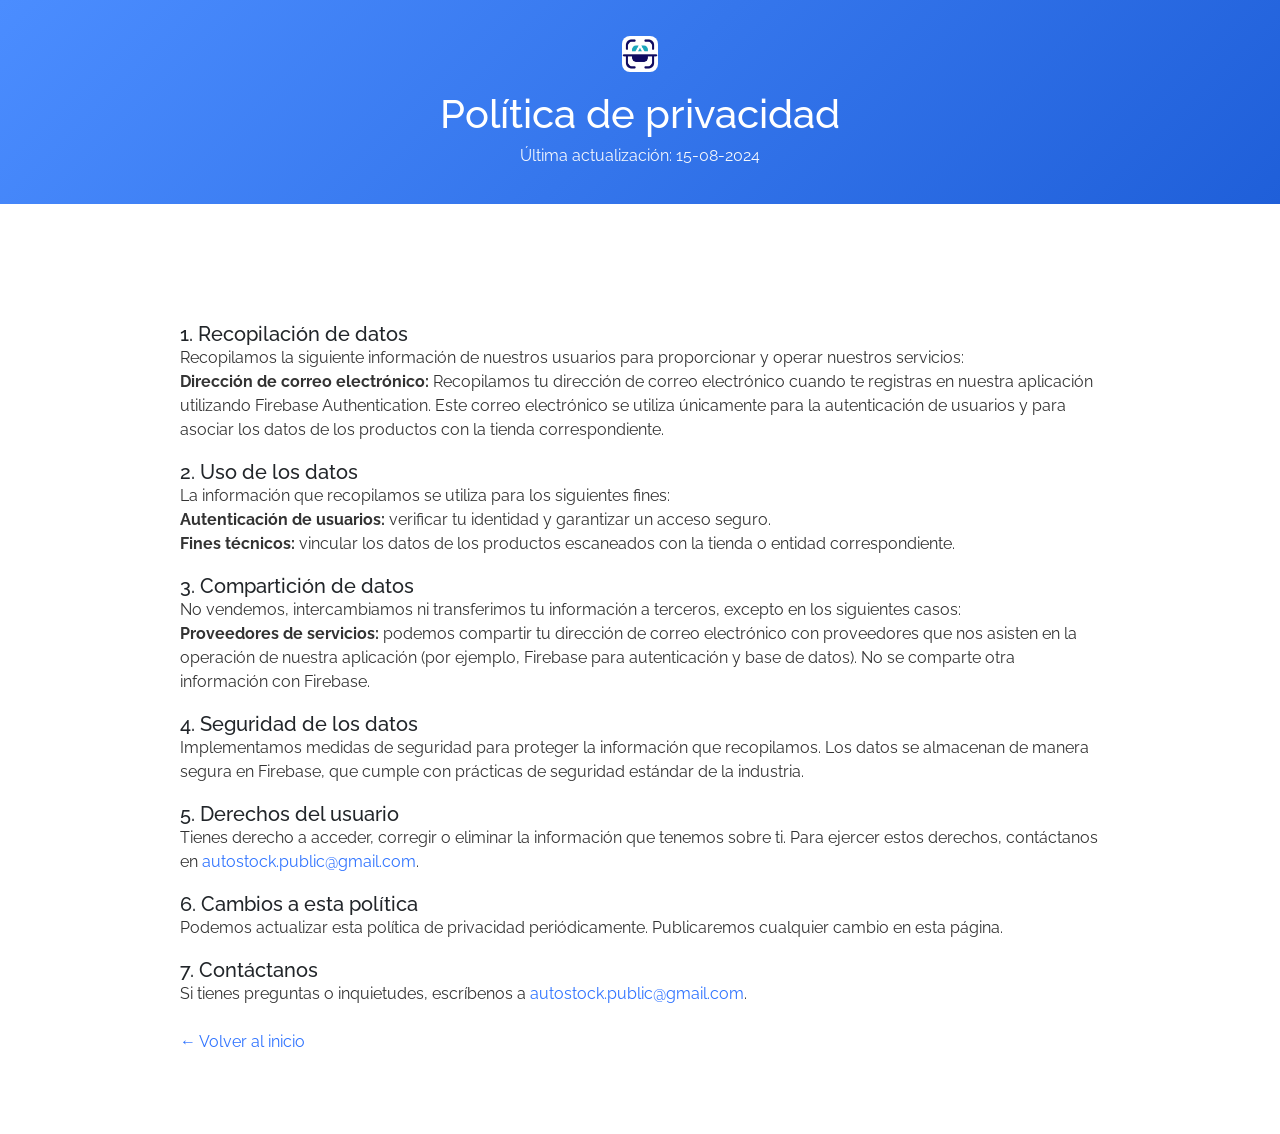
<file: privacy/index.html>
<!DOCTYPE html>
<html lang="es">

<head>
    <meta charset="UTF-8">
    <meta name="viewport" content="width=device-width, initial-scale=1.0">
    <title>Política de privacidad — AutoStock</title>
    <link href="https://fonts.googleapis.com/css?family=Raleway:100,300,400,500,700,900" rel="stylesheet">
    <link rel="stylesheet" type="text/css" href="../assets/css/bootstrap.min.css">
    <link rel="stylesheet" type="text/css" href="../assets/css/font-awesome.css">
    <link rel="stylesheet" href="../assets/css/templatemo-softy-pinko.css">
    <style>
        .legal-hero {
            background: linear-gradient(135deg, #4b8dff, #1f5fd9);
            color: #fff;
            padding: 36px 0;
            text-align: center;
        }

        .legal-hero .logo img {
            height: 36px;
            vertical-align: middle;
            margin-bottom: 10px;
            border-radius: 8px;
        }

        .legal-hero .updated {
            opacity: .95;
            margin: 0;
        }

        #legal.section {
            --section-pt: 40px;
            --section-pb: 40px;
        }

        #legal h2 {
            font-size: 20px;
            margin-top: 18px;
        }

        #legal p,
        #legal li {
            color: #333;
        }

        a {
            color: #2f73ff;
        }
    </style>
</head>

<body>
    <header class="legal-hero">
        <div class="container">
            <a class="logo" href="/" aria-label="Inicio">
                <img src="../assets/images/autostock-logo.png" alt="AutoStock">
            </a>
            <h1 class="section-title" style="margin: 8px 0 6px;">Política de privacidad</h1>
            <p class="updated">Última actualización: 15-08-2024</p>
        </div>
    </header>

    <section class="section" id="legal">
        <div class="container">
            <div class="row">
                <div class="col-lg-10 offset-lg-1">
                    <h2>1. Recopilación de datos</h2>
                    <p>Recopilamos la siguiente información de nuestros usuarios para proporcionar y operar nuestros
                        servicios:</p>
                    <p><strong>Dirección de correo electrónico:</strong> Recopilamos tu dirección de correo electrónico
                        cuando te registras en nuestra aplicación utilizando Firebase Authentication. Este correo
                        electrónico se utiliza únicamente para la autenticación de usuarios y para asociar los datos de
                        los productos con la tienda correspondiente.</p>

                    <h2>2. Uso de los datos</h2>
                    <p>La información que recopilamos se utiliza para los siguientes fines:</p>
                    <ul>
                        <li><strong>Autenticación de usuarios:</strong> verificar tu identidad y garantizar un acceso
                            seguro.</li>
                        <li><strong>Fines técnicos:</strong> vincular los datos de los productos escaneados con la
                            tienda o entidad correspondiente.</li>
                    </ul>

                    <h2>3. Compartición de datos</h2>
                    <p>No vendemos, intercambiamos ni transferimos tu información a terceros, excepto en los siguientes
                        casos:</p>
                    <p><strong>Proveedores de servicios:</strong> podemos compartir tu dirección de correo electrónico
                        con proveedores que nos asisten en la operación de nuestra aplicación (por ejemplo, Firebase
                        para autenticación y base de datos). No se comparte otra información con Firebase.</p>

                    <h2>4. Seguridad de los datos</h2>
                    <p>Implementamos medidas de seguridad para proteger la información que recopilamos. Los datos se
                        almacenan de manera segura en Firebase, que cumple con prácticas de seguridad estándar de la
                        industria.</p>

                    <h2>5. Derechos del usuario</h2>
                    <p>Tienes derecho a acceder, corregir o eliminar la información que tenemos sobre ti. Para ejercer
                        estos derechos, contáctanos en <a
                            href="mailto:autostock.public@gmail.com">autostock.public@gmail.com</a>.</p>

                    <h2>6. Cambios a esta política</h2>
                    <p>Podemos actualizar esta política de privacidad periódicamente. Publicaremos cualquier cambio en
                        esta página.</p>

                    <h2>7. Contáctanos</h2>
                    <p>Si tienes preguntas o inquietudes, escríbenos a <a
                            href="mailto:autostock.public@gmail.com">autostock.public@gmail.com</a>.</p>

                    <p style="margin-top:24px;"><a href="/">← Volver al inicio</a></p>
                </div>
            </div>
        </div>
    </section>
</body>

</html>
</file>
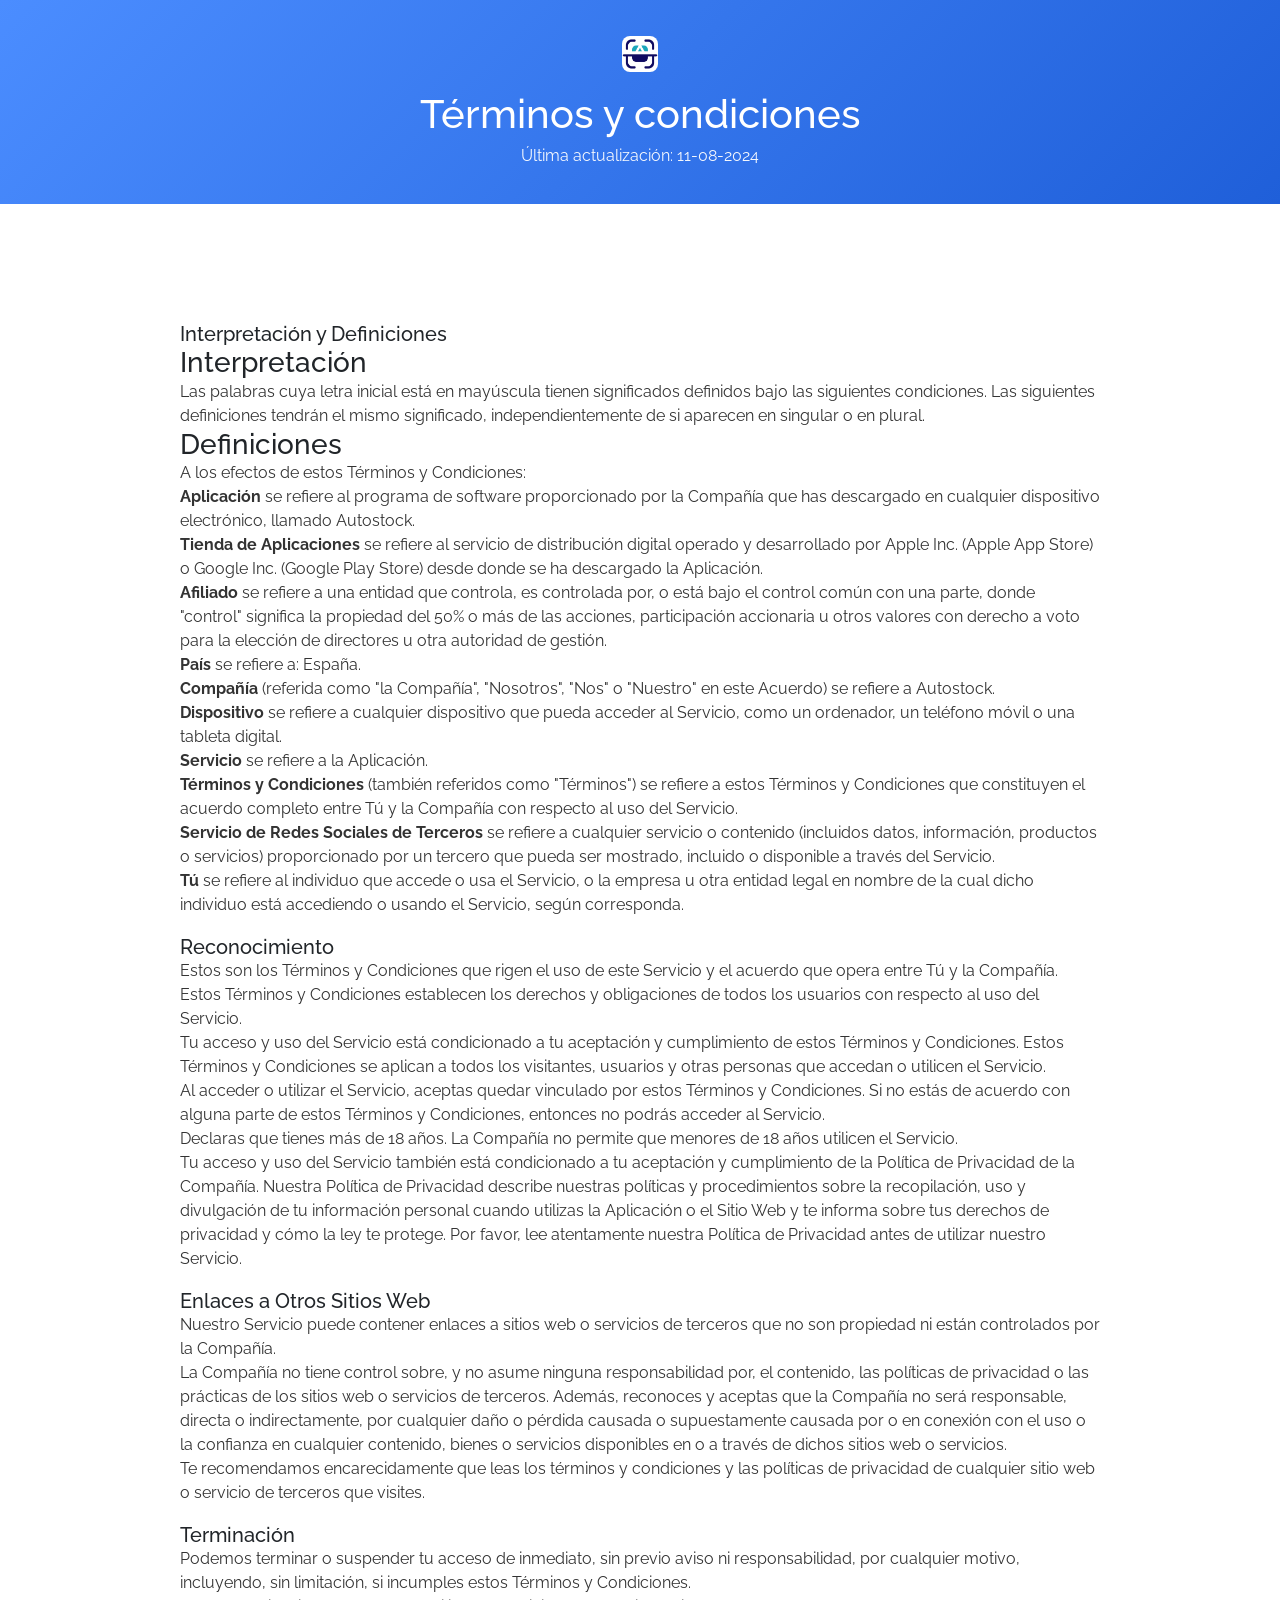
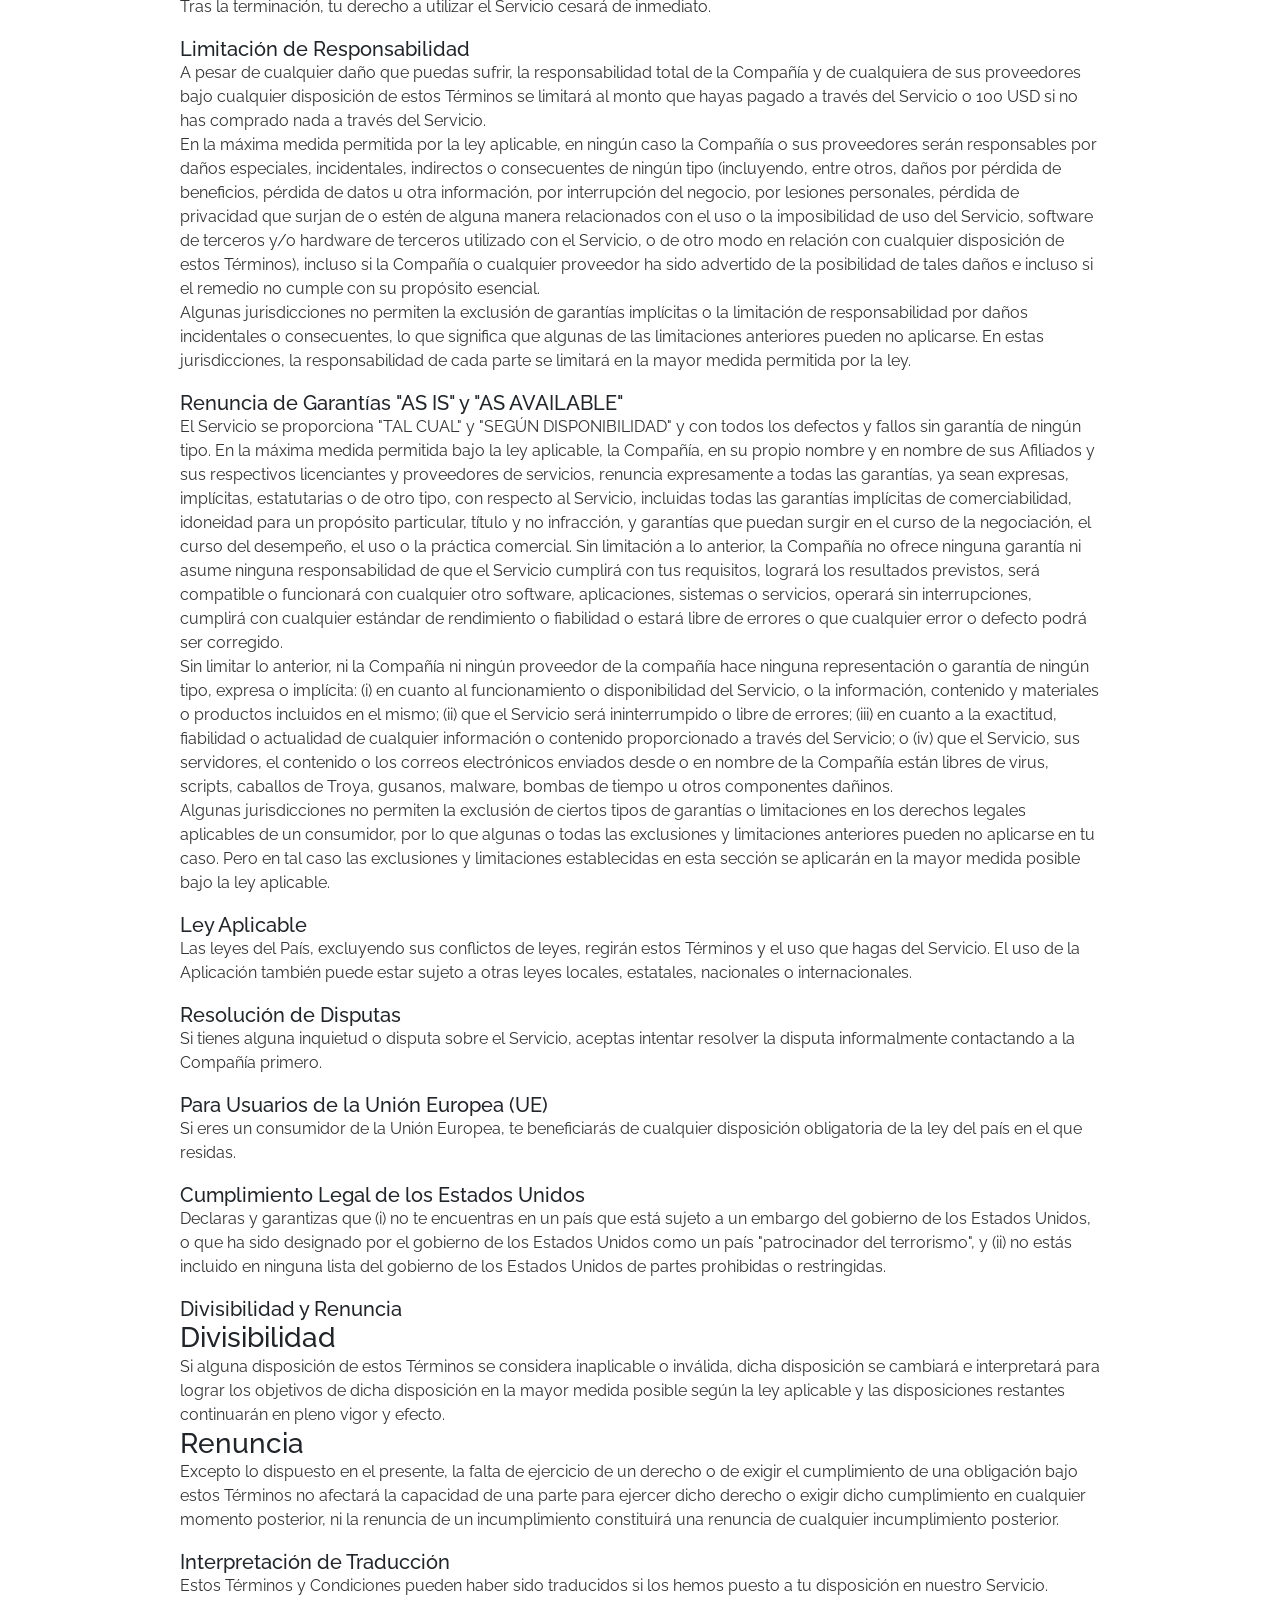
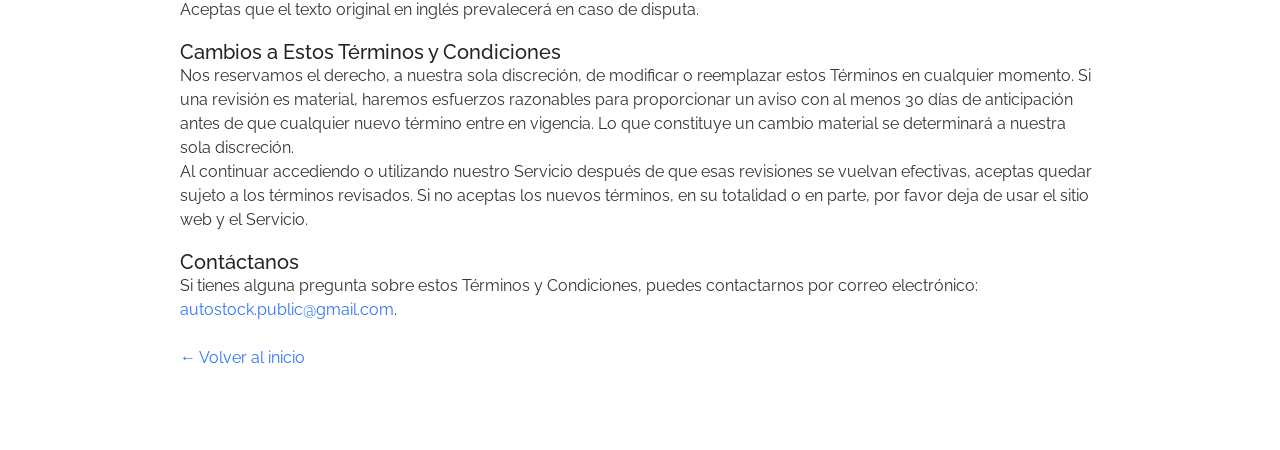
<file: terms/index.html>
<!DOCTYPE html>
<html lang="es">

<head>
    <meta charset="UTF-8">
    <meta name="viewport" content="width=device-width, initial-scale=1.0">
    <title>Términos y condiciones — AutoStock</title>
    <link href="https://fonts.googleapis.com/css?family=Raleway:100,300,400,500,700,900" rel="stylesheet">
    <link rel="stylesheet" type="text/css" href="../assets/css/bootstrap.min.css">
    <link rel="stylesheet" type="text/css" href="../assets/css/font-awesome.css">
    <link rel="stylesheet" href="../assets/css/templatemo-softy-pinko.css">
    <style>
        .legal-hero {
            background: linear-gradient(135deg, #4b8dff, #1f5fd9);
            color: #fff;
            padding: 36px 0;
            text-align: center;
        }

        .legal-hero .logo img {
            height: 36px;
            vertical-align: middle;
            margin-bottom: 10px;
            border-radius: 8px;
        }

        .legal-hero .updated {
            opacity: .95;
            margin: 0;
        }

        #legal.section {
            --section-pt: 40px;
            --section-pb: 40px;
        }

        #legal h2 {
            font-size: 20px;
            margin-top: 18px;
        }

        #legal p,
        #legal li {
            color: #333;
        }

        a {
            color: #2f73ff;
        }
    </style>
</head>

<body>
    <header class="legal-hero">
        <div class="container">
            <a class="logo" href="/" aria-label="Inicio">
                <img src="../assets/images/autostock-logo.png" alt="AutoStock">
            </a>
            <h1 class="section-title" style="margin: 8px 0 6px;">Términos y condiciones</h1>
            <p class="updated">Última actualización: 11-08-2024</p>
        </div>
    </header>

    <section class="section" id="legal">
        <div class="container">
            <div class="row">
                <div class="col-lg-10 offset-lg-1">

                    <h2>Interpretación y Definiciones</h2>

                    <h3>Interpretación</h3>
                    <p>Las palabras cuya letra inicial está en mayúscula tienen significados definidos bajo las
                        siguientes
                        condiciones. Las siguientes definiciones tendrán el mismo significado, independientemente de si
                        aparecen en
                        singular o en plural.</p>

                    <h3>Definiciones</h3>
                    <p>A los efectos de estos Términos y Condiciones:</p>
                    <ul>
                        <li><strong>Aplicación</strong> se refiere al programa de software proporcionado por la Compañía
                            que has
                            descargado en cualquier dispositivo electrónico, llamado Autostock.</li>
                        <li><strong>Tienda de Aplicaciones</strong> se refiere al servicio de distribución digital
                            operado y
                            desarrollado por Apple Inc. (Apple App Store) o Google Inc. (Google Play Store) desde donde
                            se ha
                            descargado la Aplicación.</li>
                        <li><strong>Afiliado</strong> se refiere a una entidad que controla, es controlada por, o está
                            bajo el
                            control común con una parte, donde "control" significa la propiedad del 50% o más de las
                            acciones,
                            participación accionaria u otros valores con derecho a voto para la elección de directores u
                            otra
                            autoridad de gestión.</li>
                        <li><strong>País</strong> se refiere a: España.</li>
                        <li><strong>Compañía</strong> (referida como "la Compañía", "Nosotros", "Nos" o "Nuestro" en
                            este Acuerdo)
                            se refiere a Autostock.</li>
                        <li><strong>Dispositivo</strong> se refiere a cualquier dispositivo que pueda acceder al
                            Servicio, como un
                            ordenador, un teléfono móvil o una tableta digital.</li>
                        <li><strong>Servicio</strong> se refiere a la Aplicación.</li>
                        <li><strong>Términos y Condiciones</strong> (también referidos como "Términos") se refiere a
                            estos Términos
                            y Condiciones que constituyen el acuerdo completo entre Tú y la Compañía con respecto al uso
                            del
                            Servicio.</li>
                        <li><strong>Servicio de Redes Sociales de Terceros</strong> se refiere a cualquier servicio o
                            contenido
                            (incluidos datos, información, productos o servicios) proporcionado por un tercero que pueda
                            ser
                            mostrado, incluido o disponible a través del Servicio.</li>
                        <li><strong>Tú</strong> se refiere al individuo que accede o usa el Servicio, o la empresa u
                            otra entidad
                            legal en nombre de la cual dicho individuo está accediendo o usando el Servicio, según
                            corresponda.</li>
                    </ul>

                    <h2>Reconocimiento</h2>
                    <p>Estos son los Términos y Condiciones que rigen el uso de este Servicio y el acuerdo que opera
                        entre Tú y la
                        Compañía. Estos Términos y Condiciones establecen los derechos y obligaciones de todos los
                        usuarios con
                        respecto al uso del Servicio.</p>
                    <p>Tu acceso y uso del Servicio está condicionado a tu aceptación y cumplimiento de estos Términos y
                        Condiciones. Estos Términos y Condiciones se aplican a todos los visitantes, usuarios y otras
                        personas que
                        accedan o utilicen el Servicio.</p>
                    <p>Al acceder o utilizar el Servicio, aceptas quedar vinculado por estos Términos y Condiciones. Si
                        no estás de
                        acuerdo con alguna parte de estos Términos y Condiciones, entonces no podrás acceder al
                        Servicio.</p>
                    <p>Declaras que tienes más de 18 años. La Compañía no permite que menores de 18 años utilicen el
                        Servicio.</p>
                    <p>Tu acceso y uso del Servicio también está condicionado a tu aceptación y cumplimiento de la
                        Política de
                        Privacidad de la Compañía. Nuestra Política de Privacidad describe nuestras políticas y
                        procedimientos sobre
                        la recopilación, uso y divulgación de tu información personal cuando utilizas la Aplicación o el
                        Sitio Web y
                        te informa sobre tus derechos de privacidad y cómo la ley te protege. Por favor, lee atentamente
                        nuestra
                        Política de Privacidad antes de utilizar nuestro Servicio.</p>

                    <h2>Enlaces a Otros Sitios Web</h2>
                    <p>Nuestro Servicio puede contener enlaces a sitios web o servicios de terceros que no son propiedad
                        ni están
                        controlados por la Compañía.</p>
                    <p>La Compañía no tiene control sobre, y no asume ninguna responsabilidad por, el contenido, las
                        políticas de
                        privacidad o las prácticas de los sitios web o servicios de terceros. Además, reconoces y
                        aceptas que la
                        Compañía no será responsable, directa o indirectamente, por cualquier daño o pérdida causada o
                        supuestamente
                        causada por o en conexión con el uso o la confianza en cualquier contenido, bienes o servicios
                        disponibles
                        en o a través de dichos sitios web o servicios.</p>
                    <p>Te recomendamos encarecidamente que leas los términos y condiciones y las políticas de privacidad
                        de
                        cualquier sitio web o servicio de terceros que visites.</p>

                    <h2>Terminación</h2>
                    <p>Podemos terminar o suspender tu acceso de inmediato, sin previo aviso ni responsabilidad, por
                        cualquier
                        motivo, incluyendo, sin limitación, si incumples estos Términos y Condiciones.</p>
                    <p>Tras la terminación, tu derecho a utilizar el Servicio cesará de inmediato.</p>

                    <h2>Limitación de Responsabilidad</h2>
                    <p>A pesar de cualquier daño que puedas sufrir, la responsabilidad total de la Compañía y de
                        cualquiera de sus
                        proveedores bajo cualquier disposición de estos Términos se limitará al monto que hayas pagado a
                        través del
                        Servicio o 100 USD si no has comprado nada a través del Servicio.</p>
                    <p>En la máxima medida permitida por la ley aplicable, en ningún caso la Compañía o sus proveedores
                        serán
                        responsables por daños especiales, incidentales, indirectos o consecuentes de ningún tipo
                        (incluyendo, entre
                        otros, daños por pérdida de beneficios, pérdida de datos u otra información, por interrupción
                        del negocio,
                        por lesiones personales, pérdida de privacidad que surjan de o estén de alguna manera
                        relacionados con el
                        uso o la imposibilidad de uso del Servicio, software de terceros y/o hardware de terceros
                        utilizado con el
                        Servicio, o de otro modo en relación con cualquier disposición de estos Términos), incluso si la
                        Compañía o
                        cualquier proveedor ha sido advertido de la posibilidad de tales daños e incluso si el remedio
                        no cumple con
                        su propósito esencial.</p>
                    <p>Algunas jurisdicciones no permiten la exclusión de garantías implícitas o la limitación de
                        responsabilidad
                        por daños incidentales o consecuentes, lo que significa que algunas de las limitaciones
                        anteriores pueden no
                        aplicarse. En estas jurisdicciones, la responsabilidad de cada parte se limitará en la mayor
                        medida
                        permitida por la ley.</p>

                    <h2>Renuncia de Garantías "AS IS" y "AS AVAILABLE"</h2>
                    <p>El Servicio se proporciona "TAL CUAL" y "SEGÚN DISPONIBILIDAD" y con todos los defectos y fallos
                        sin garantía
                        de ningún tipo. En la máxima medida permitida bajo la ley aplicable, la Compañía, en su propio
                        nombre y en
                        nombre de sus Afiliados y sus respectivos licenciantes y proveedores de servicios, renuncia
                        expresamente a
                        todas las garantías, ya sean expresas, implícitas, estatutarias o de otro tipo, con respecto al
                        Servicio,
                        incluidas todas las garantías implícitas de comerciabilidad, idoneidad para un propósito
                        particular, título
                        y no infracción, y garantías que puedan surgir en el curso de la negociación, el curso del
                        desempeño, el uso
                        o la práctica comercial. Sin limitación a lo anterior, la Compañía no ofrece ninguna garantía ni
                        asume
                        ninguna responsabilidad de que el Servicio cumplirá con tus requisitos, logrará los resultados
                        previstos,
                        será compatible o funcionará con cualquier otro software, aplicaciones, sistemas o servicios,
                        operará sin
                        interrupciones, cumplirá con cualquier estándar de rendimiento o fiabilidad o estará libre de
                        errores o que
                        cualquier error o defecto podrá ser corregido.</p>
                    <p>Sin limitar lo anterior, ni la Compañía ni ningún proveedor de la compañía hace ninguna
                        representación o
                        garantía de ningún tipo, expresa o implícita: (i) en cuanto al funcionamiento o disponibilidad
                        del Servicio,
                        o la información, contenido y materiales o productos incluidos en el mismo; (ii) que el Servicio
                        será
                        ininterrumpido o libre de errores; (iii) en cuanto a la exactitud, fiabilidad o actualidad de
                        cualquier
                        información o contenido proporcionado a través del Servicio; o (iv) que el Servicio, sus
                        servidores, el
                        contenido o los correos electrónicos enviados desde o en nombre de la Compañía están libres de
                        virus,
                        scripts, caballos de Troya, gusanos, malware, bombas de tiempo u otros componentes dañinos.</p>
                    <p>Algunas jurisdicciones no permiten la exclusión de ciertos tipos de garantías o limitaciones en
                        los derechos
                        legales aplicables de un consumidor, por lo que algunas o todas las exclusiones y limitaciones
                        anteriores
                        pueden no aplicarse en tu caso. Pero en tal caso las exclusiones y limitaciones establecidas en
                        esta sección
                        se aplicarán en la mayor medida posible bajo la ley aplicable.</p>

                    <h2>Ley Aplicable</h2>
                    <p>Las leyes del País, excluyendo sus conflictos de leyes, regirán estos Términos y el uso que hagas
                        del
                        Servicio. El uso de la Aplicación también puede estar sujeto a otras leyes locales, estatales,
                        nacionales o
                        internacionales.</p>

                    <h2>Resolución de Disputas</h2>
                    <p>Si tienes alguna inquietud o disputa sobre el Servicio, aceptas intentar resolver la disputa
                        informalmente
                        contactando a la Compañía primero.</p>

                    <h2>Para Usuarios de la Unión Europea (UE)</h2>
                    <p>Si eres un consumidor de la Unión Europea, te beneficiarás de cualquier disposición obligatoria
                        de la ley del
                        país en el que residas.</p>

                    <h2>Cumplimiento Legal de los Estados Unidos</h2>
                    <p>Declaras y garantizas que (i) no te encuentras en un país que está sujeto a un embargo del
                        gobierno de los
                        Estados Unidos, o que ha sido designado por el gobierno de los Estados Unidos como un país
                        "patrocinador del
                        terrorismo", y (ii) no estás incluido en ninguna lista del gobierno de los Estados Unidos de
                        partes
                        prohibidas o restringidas.</p>

                    <h2>Divisibilidad y Renuncia</h2>

                    <h3>Divisibilidad</h3>
                    <p>Si alguna disposición de estos Términos se considera inaplicable o inválida, dicha disposición se
                        cambiará e
                        interpretará para lograr los objetivos de dicha disposición en la mayor medida posible según la
                        ley
                        aplicable y las disposiciones restantes continuarán en pleno vigor y efecto.</p>

                    <h3>Renuncia</h3>
                    <p>Excepto lo dispuesto en el presente, la falta de ejercicio de un derecho o de exigir el
                        cumplimiento de una
                        obligación bajo estos Términos no afectará la capacidad de una parte para ejercer dicho derecho
                        o exigir
                        dicho cumplimiento en cualquier momento posterior, ni la renuncia de un incumplimiento
                        constituirá una
                        renuncia de cualquier incumplimiento posterior.</p>

                    <h2>Interpretación de Traducción</h2>
                    <p>Estos Términos y Condiciones pueden haber sido traducidos si los hemos puesto a tu disposición en
                        nuestro
                        Servicio. Aceptas que el texto original en inglés prevalecerá en caso de disputa.</p>

                    <h2>Cambios a Estos Términos y Condiciones</h2>
                    <p>Nos reservamos el derecho, a nuestra sola discreción, de modificar o reemplazar estos Términos en
                        cualquier
                        momento. Si una revisión es material, haremos esfuerzos razonables para proporcionar un aviso
                        con al menos
                        30 días de anticipación antes de que cualquier nuevo término entre en vigencia. Lo que
                        constituye un cambio
                        material se determinará a nuestra sola discreción.</p>
                    <p>Al continuar accediendo o utilizando nuestro Servicio después de que esas revisiones se vuelvan
                        efectivas,
                        aceptas quedar sujeto a los términos revisados. Si no aceptas los nuevos términos, en su
                        totalidad o en
                        parte, por favor deja de usar el sitio web y el Servicio.</p>

                    <h2>Contáctanos</h2>
                    <p>Si tienes alguna pregunta sobre estos Términos y Condiciones, puedes contactarnos por correo
                        electrónico:
                        <a href="mailto:autostock.public@gmail.com">autostock.public@gmail.com</a>.
                    </p>

                    <p style="margin-top:24px;"><a href="/">← Volver al inicio</a></p>

                </div>
            </div>
        </div>
    </section>
</body>

</html>
</file>
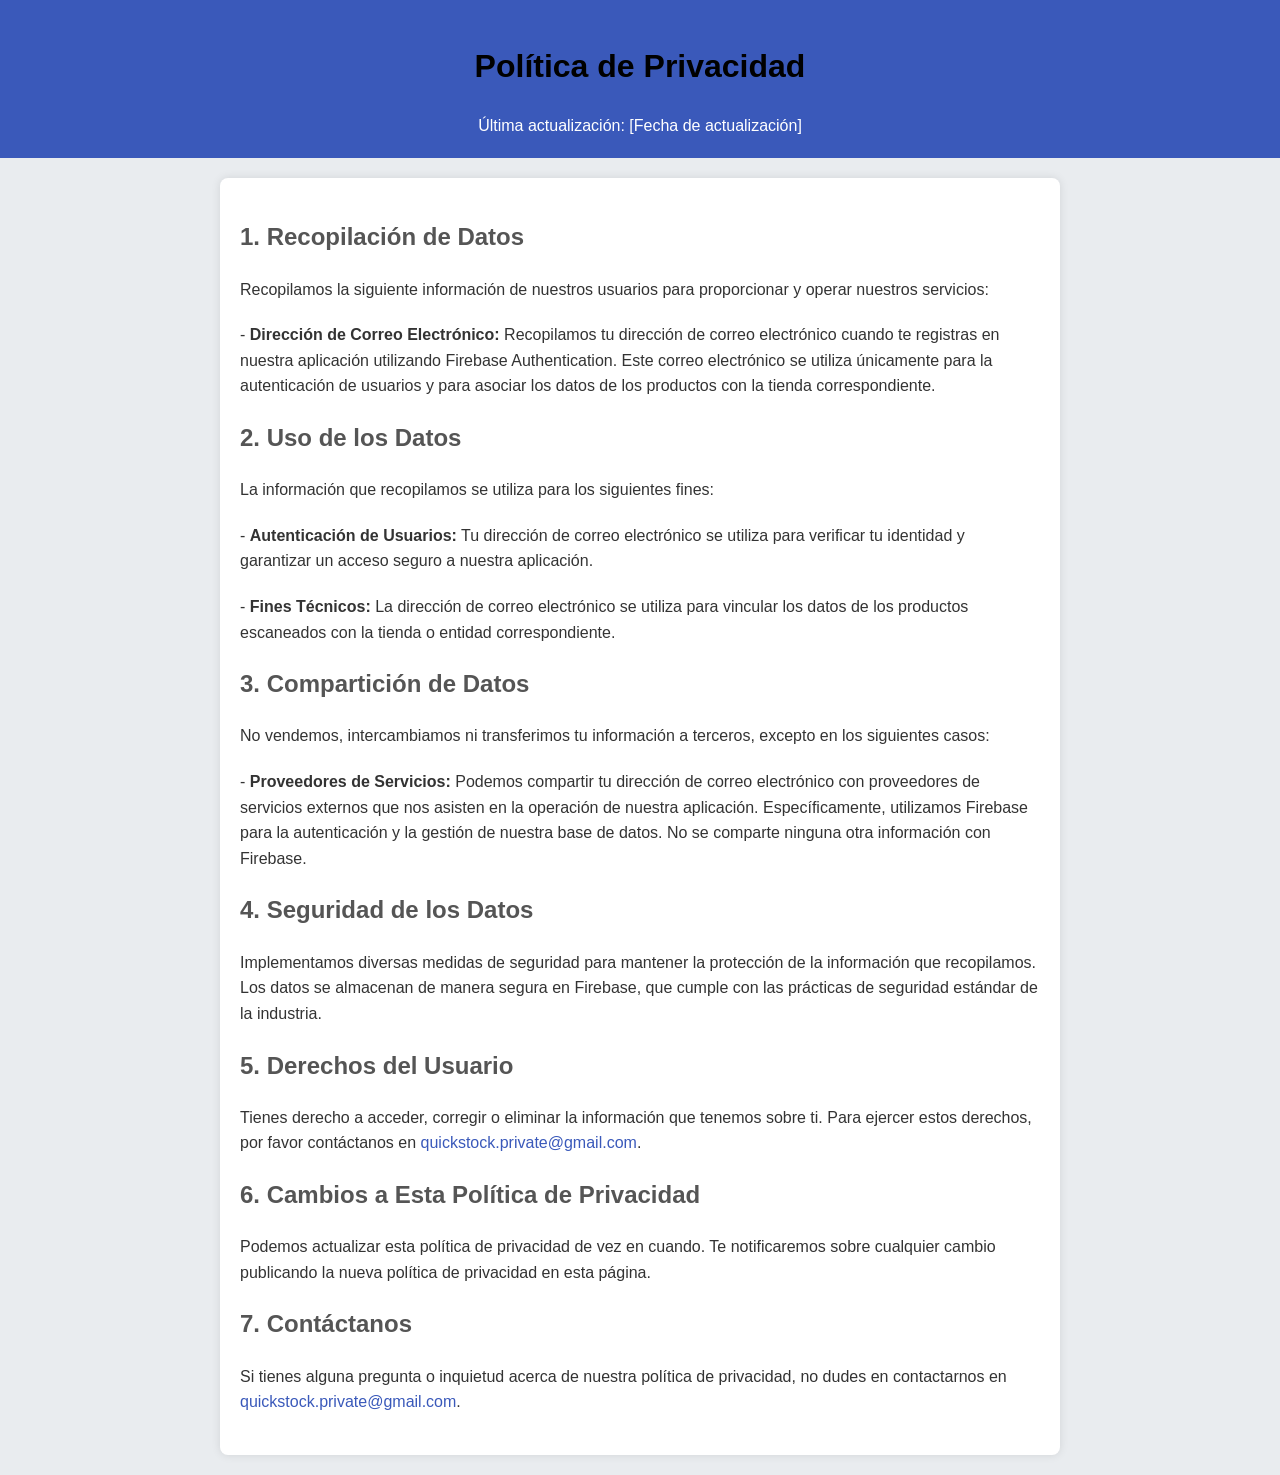
<file: privacy.html>
<!DOCTYPE html>
<html lang="es">

<head>
    <meta charset="UTF-8">
    <meta name="viewport" content="width=device-width, initial-scale=1.0">
    <title>Política de Privacidad - Autostock</title>
    <style>
        body {
            font-family: Arial, sans-serif;
            line-height: 1.6;
            margin: 0;
            padding: 0;
            background-color: #e9ecef;
        }

        .header {
            background-color: #3A59BA;
            color: white;
            padding: 20px;
            text-align: center;
        }

        .container {
            max-width: 800px;
            margin: 20px auto;
            padding: 20px;
            background: #fff;
            border-radius: 8px;
            box-shadow: 0 0 10px rgba(0, 0, 0, 0.1);
        }

        h1 {
            text-align: center;
            color: #000;
            margin-bottom: 20px;
        }

        h2 {
            color: #555;
            margin-top: 20px;
        }

        p1 {
            margin-bottom: 20px;
            color: #FFF;
        }

        p {
            margin-bottom: 20px;
            color: #333;
        }

        a {
            color: #3A59BA;
            text-decoration: none;
        }

        a:hover {
            text-decoration: underline;
        }
    </style>
</head>

<body>
    <div class="header">
        <h1>Política de Privacidad</h1>
        <p1>Última actualización: [Fecha de actualización]</p1>
    </div>

    <div class="container">

        <h2>1. Recopilación de Datos</h2>
        <p>Recopilamos la siguiente información de nuestros usuarios para proporcionar y operar nuestros servicios:</p>
        <p>- <strong>Dirección de Correo Electrónico:</strong> Recopilamos tu dirección de correo electrónico cuando te
            registras en nuestra aplicación utilizando Firebase Authentication. Este correo electrónico se utiliza
            únicamente para la autenticación de usuarios y para asociar los datos de los productos con la tienda
            correspondiente.</p>

        <h2>2. Uso de los Datos</h2>
        <p>La información que recopilamos se utiliza para los siguientes fines:</p>
        <p>- <strong>Autenticación de Usuarios:</strong> Tu dirección de correo electrónico se utiliza para verificar tu
            identidad y garantizar un acceso seguro a nuestra aplicación.</p>
        <p>- <strong>Fines Técnicos:</strong> La dirección de correo electrónico se utiliza para vincular los datos de
            los productos escaneados con la tienda o entidad correspondiente.</p>

        <h2>3. Compartición de Datos</h2>
        <p>No vendemos, intercambiamos ni transferimos tu información a terceros, excepto en los siguientes casos:</p>
        <p>- <strong>Proveedores de Servicios:</strong> Podemos compartir tu dirección de correo electrónico con
            proveedores de servicios externos que nos asisten en la operación de nuestra aplicación. Específicamente,
            utilizamos Firebase para la autenticación y la gestión de nuestra base de datos. No se comparte ninguna otra
            información con Firebase.</p>

        <h2>4. Seguridad de los Datos</h2>
        <p>Implementamos diversas medidas de seguridad para mantener la protección de la información que recopilamos.
            Los datos se almacenan de manera segura en Firebase, que cumple con las prácticas de seguridad estándar de
            la industria.</p>

        <h2>5. Derechos del Usuario</h2>
        <p>Tienes derecho a acceder, corregir o eliminar la información que tenemos sobre ti. Para ejercer estos
            derechos, por favor contáctanos en <a
                href="mailto:quickstock.private@gmail.com">quickstock.private@gmail.com</a>.</p>

        <h2>6. Cambios a Esta Política de Privacidad</h2>
        <p>Podemos actualizar esta política de privacidad de vez en cuando. Te notificaremos sobre cualquier cambio
            publicando la nueva política de privacidad en esta página.</p>

        <h2>7. Contáctanos</h2>
        <p>Si tienes alguna pregunta o inquietud acerca de nuestra política de privacidad, no dudes en contactarnos en
            <a href="mailto:quickstock.private@gmail.com">quickstock.private@gmail.com</a>.
        </p>
    </div>
</body>

</html>
</file>
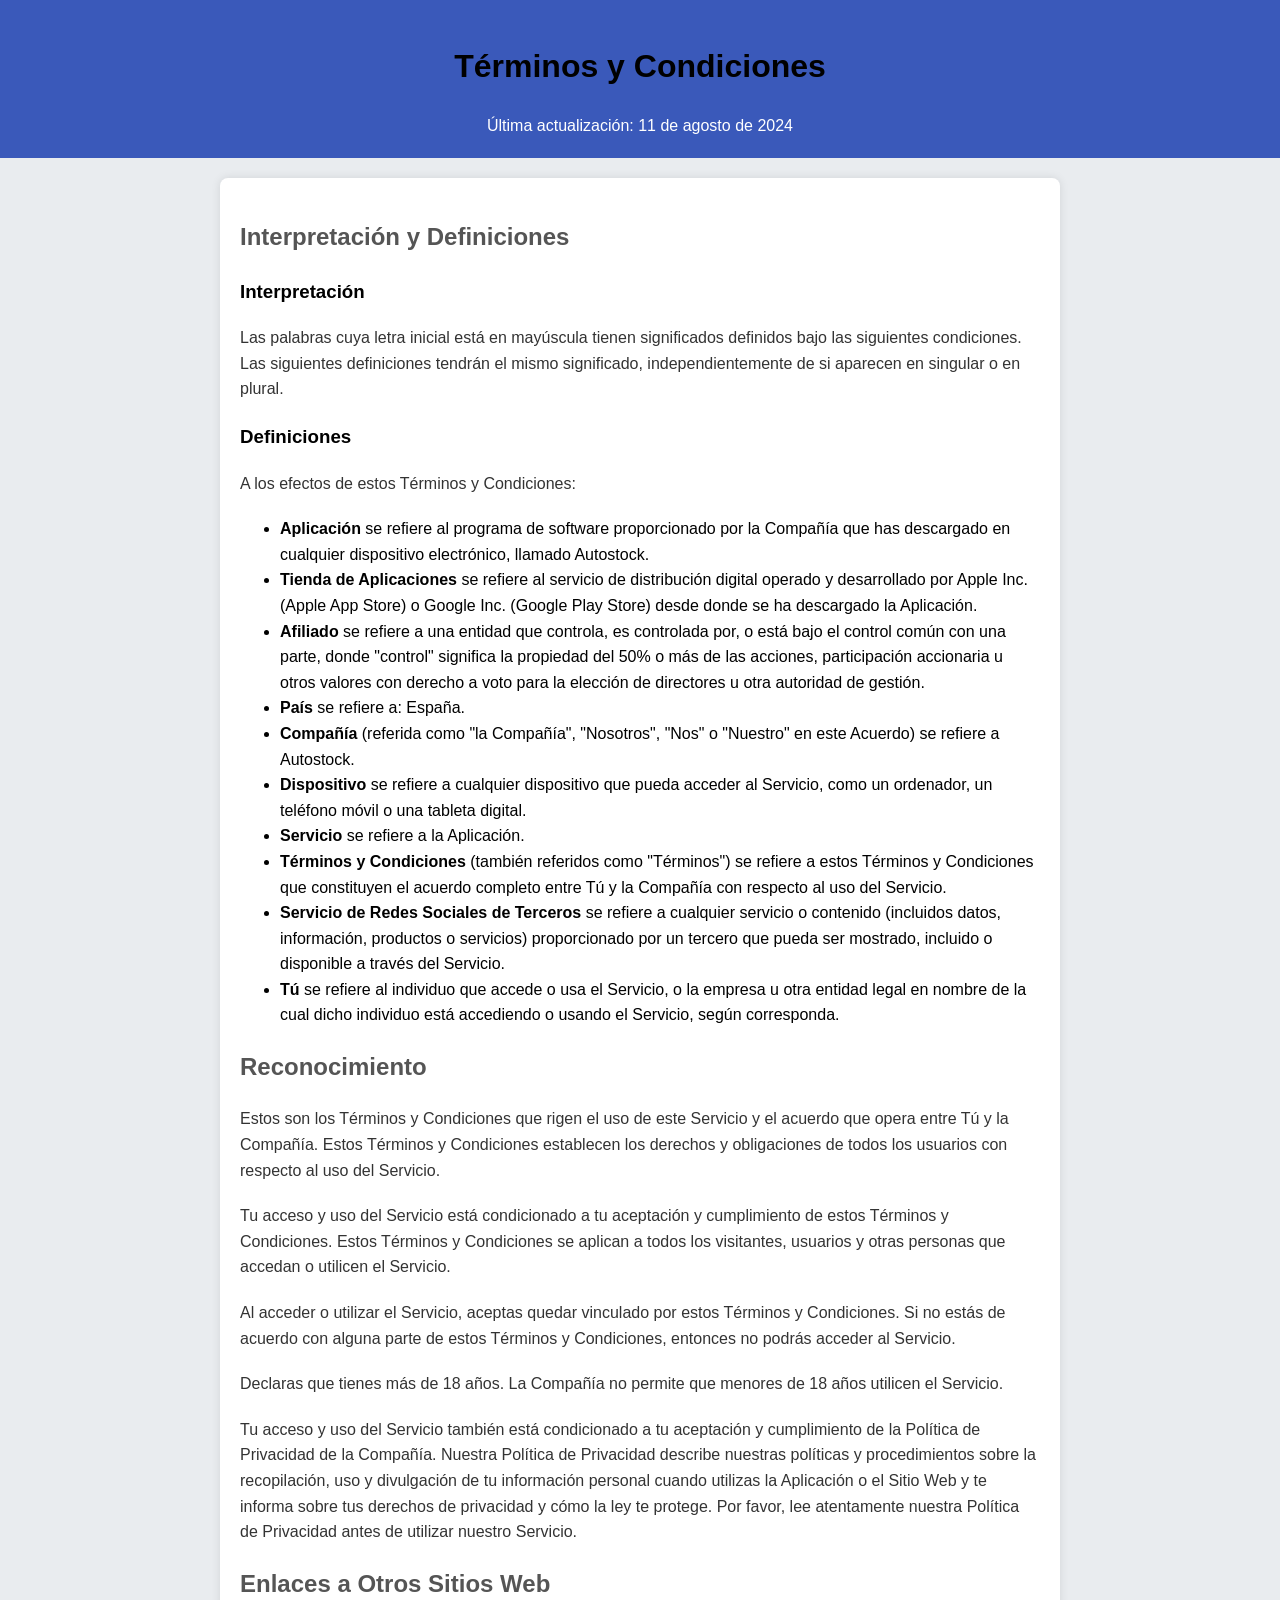
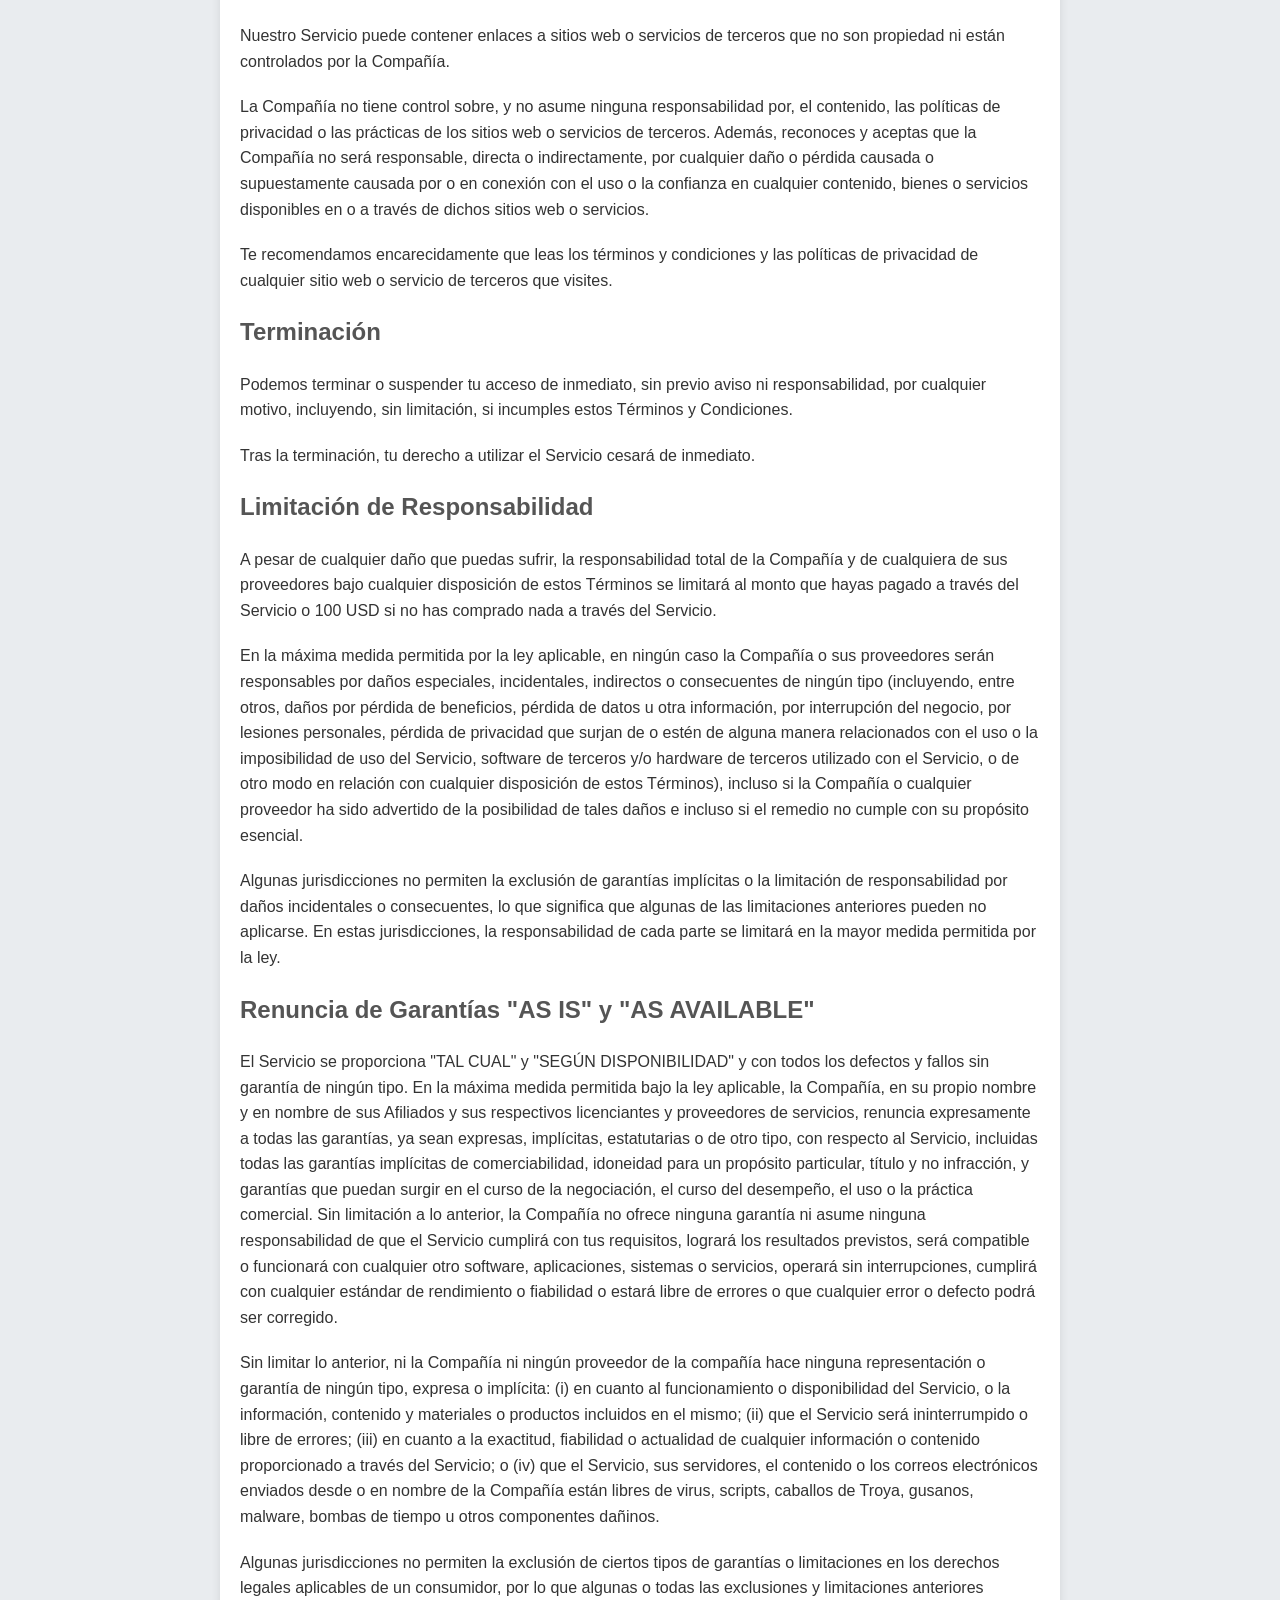
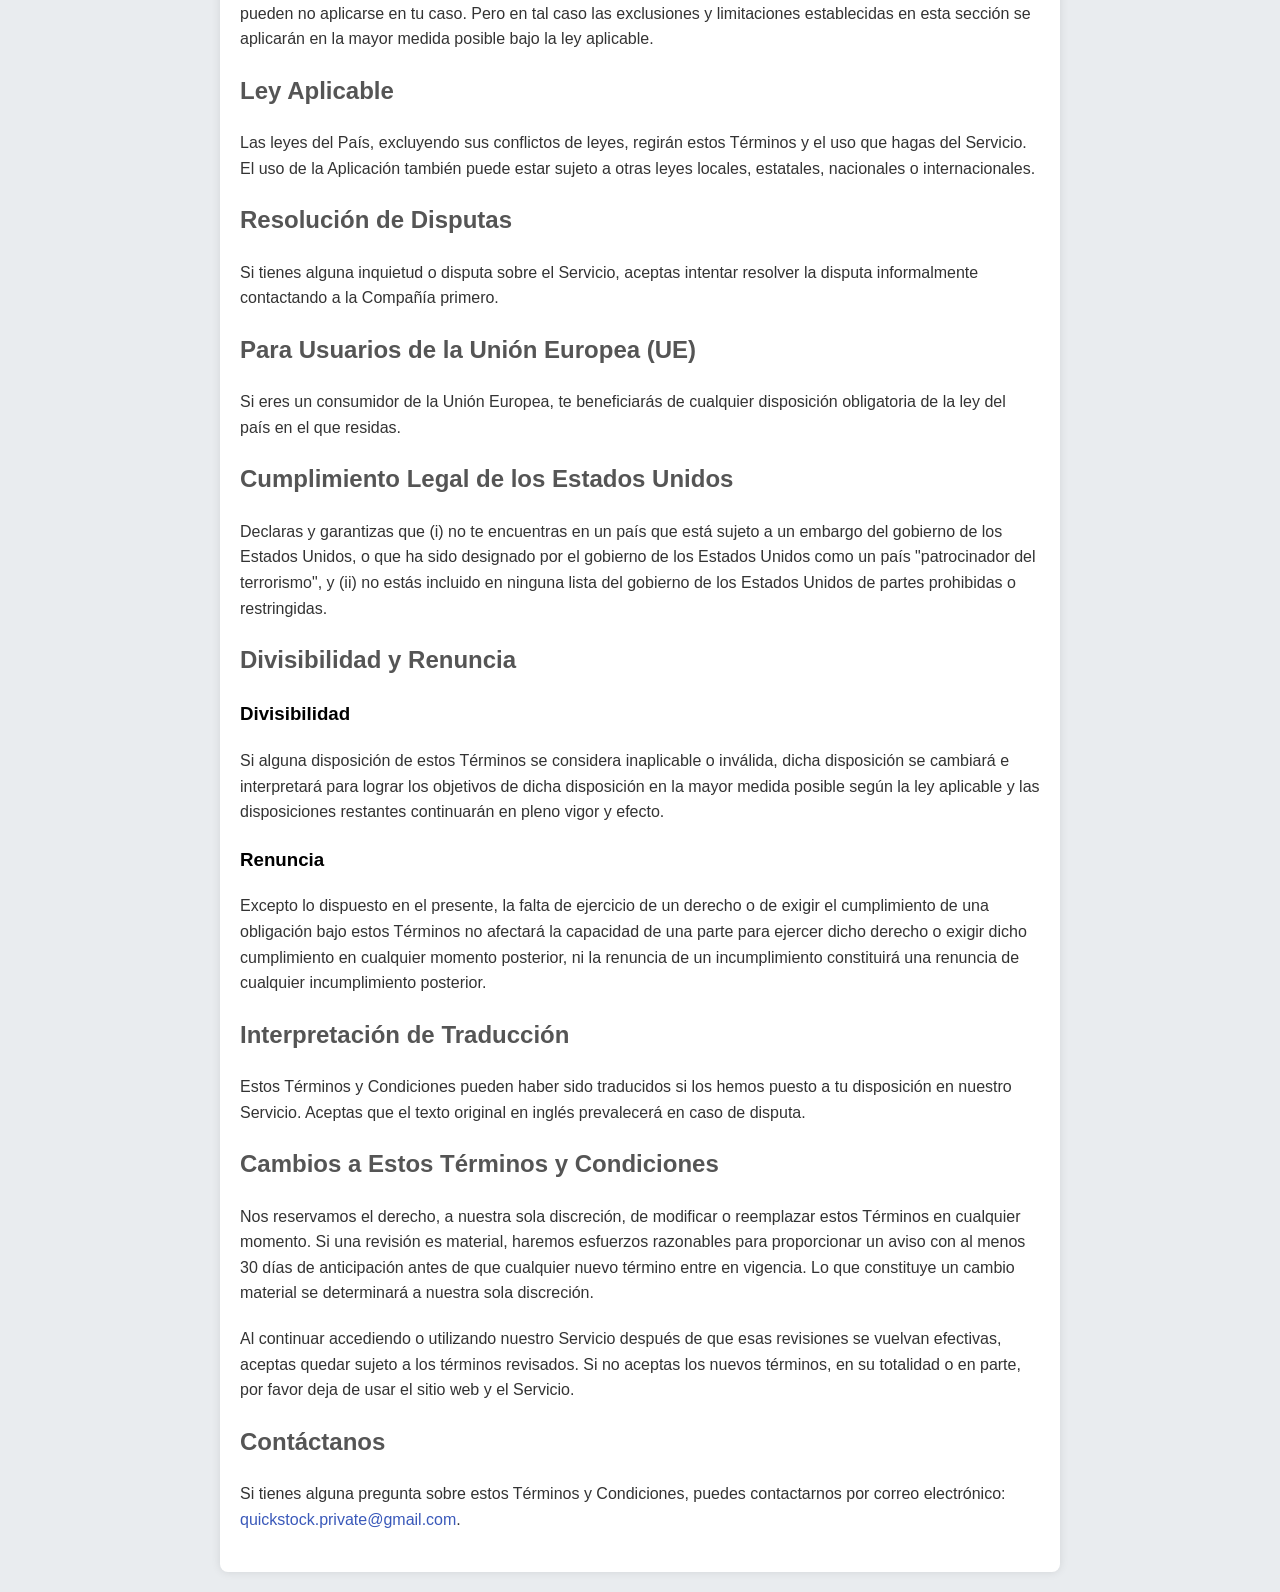
<file: terms.html>
<!DOCTYPE html>
<html lang="es">

<head>
    <meta charset="UTF-8">
    <meta name="viewport" content="width=device-width, initial-scale=1.0">
    <title>Términos y Condiciones - Autostock</title>
    <style>
        body {
            font-family: Arial, sans-serif;
            line-height: 1.6;
            margin: 0;
            padding: 0;
            background-color: #e9ecef;
        }

        .header {
            background-color: #3A59BA;
            color: white;
            padding: 20px;
            text-align: center;
        }

        .container {
            max-width: 800px;
            margin: 20px auto;
            padding: 20px;
            background: #fff;
            border-radius: 8px;
            box-shadow: 0 0 10px rgba(0, 0, 0, 0.1);
        }

        h1 {
            text-align: center;
            color: #000;
            margin-bottom: 20px;
        }

        h2 {
            color: #555;
            margin-top: 20px;
        }

        p1 {
            margin-bottom: 20px;
            color: #FFF;
        }

        p {
            margin-bottom: 20px;
            color: #333;
        }

        a {
            color: #3A59BA;
            text-decoration: none;
        }

        a:hover {
            text-decoration: underline;
        }
    </style>
</head>

<body>
    <div class="header">
        <h1>Términos y Condiciones</h1>
        <p1>Última actualización: 11 de agosto de 2024</p1>
    </div>

    <div class="container">

        <h2>Interpretación y Definiciones</h2>

        <h3>Interpretación</h3>
        <p>Las palabras cuya letra inicial está en mayúscula tienen significados definidos bajo las siguientes
            condiciones. Las siguientes definiciones tendrán el mismo significado, independientemente de si aparecen en
            singular o en plural.</p>

        <h3>Definiciones</h3>
        <p>A los efectos de estos Términos y Condiciones:</p>
        <ul>
            <li><strong>Aplicación</strong> se refiere al programa de software proporcionado por la Compañía que has
                descargado en cualquier dispositivo electrónico, llamado Autostock.</li>
            <li><strong>Tienda de Aplicaciones</strong> se refiere al servicio de distribución digital operado y
                desarrollado por Apple Inc. (Apple App Store) o Google Inc. (Google Play Store) desde donde se ha
                descargado la Aplicación.</li>
            <li><strong>Afiliado</strong> se refiere a una entidad que controla, es controlada por, o está bajo el
                control común con una parte, donde "control" significa la propiedad del 50% o más de las acciones,
                participación accionaria u otros valores con derecho a voto para la elección de directores u otra
                autoridad de gestión.</li>
            <li><strong>País</strong> se refiere a: España.</li>
            <li><strong>Compañía</strong> (referida como "la Compañía", "Nosotros", "Nos" o "Nuestro" en este Acuerdo)
                se refiere a Autostock.</li>
            <li><strong>Dispositivo</strong> se refiere a cualquier dispositivo que pueda acceder al Servicio, como un
                ordenador, un teléfono móvil o una tableta digital.</li>
            <li><strong>Servicio</strong> se refiere a la Aplicación.</li>
            <li><strong>Términos y Condiciones</strong> (también referidos como "Términos") se refiere a estos Términos
                y Condiciones que constituyen el acuerdo completo entre Tú y la Compañía con respecto al uso del
                Servicio.</li>
            <li><strong>Servicio de Redes Sociales de Terceros</strong> se refiere a cualquier servicio o contenido
                (incluidos datos, información, productos o servicios) proporcionado por un tercero que pueda ser
                mostrado, incluido o disponible a través del Servicio.</li>
            <li><strong>Tú</strong> se refiere al individuo que accede o usa el Servicio, o la empresa u otra entidad
                legal en nombre de la cual dicho individuo está accediendo o usando el Servicio, según corresponda.</li>
        </ul>

        <h2>Reconocimiento</h2>
        <p>Estos son los Términos y Condiciones que rigen el uso de este Servicio y el acuerdo que opera entre Tú y la
            Compañía. Estos Términos y Condiciones establecen los derechos y obligaciones de todos los usuarios con
            respecto al uso del Servicio.</p>
        <p>Tu acceso y uso del Servicio está condicionado a tu aceptación y cumplimiento de estos Términos y
            Condiciones. Estos Términos y Condiciones se aplican a todos los visitantes, usuarios y otras personas que
            accedan o utilicen el Servicio.</p>
        <p>Al acceder o utilizar el Servicio, aceptas quedar vinculado por estos Términos y Condiciones. Si no estás de
            acuerdo con alguna parte de estos Términos y Condiciones, entonces no podrás acceder al Servicio.</p>
        <p>Declaras que tienes más de 18 años. La Compañía no permite que menores de 18 años utilicen el Servicio.</p>
        <p>Tu acceso y uso del Servicio también está condicionado a tu aceptación y cumplimiento de la Política de
            Privacidad de la Compañía. Nuestra Política de Privacidad describe nuestras políticas y procedimientos sobre
            la recopilación, uso y divulgación de tu información personal cuando utilizas la Aplicación o el Sitio Web y
            te informa sobre tus derechos de privacidad y cómo la ley te protege. Por favor, lee atentamente nuestra
            Política de Privacidad antes de utilizar nuestro Servicio.</p>

        <h2>Enlaces a Otros Sitios Web</h2>
        <p>Nuestro Servicio puede contener enlaces a sitios web o servicios de terceros que no son propiedad ni están
            controlados por la Compañía.</p>
        <p>La Compañía no tiene control sobre, y no asume ninguna responsabilidad por, el contenido, las políticas de
            privacidad o las prácticas de los sitios web o servicios de terceros. Además, reconoces y aceptas que la
            Compañía no será responsable, directa o indirectamente, por cualquier daño o pérdida causada o supuestamente
            causada por o en conexión con el uso o la confianza en cualquier contenido, bienes o servicios disponibles
            en o a través de dichos sitios web o servicios.</p>
        <p>Te recomendamos encarecidamente que leas los términos y condiciones y las políticas de privacidad de
            cualquier sitio web o servicio de terceros que visites.</p>

        <h2>Terminación</h2>
        <p>Podemos terminar o suspender tu acceso de inmediato, sin previo aviso ni responsabilidad, por cualquier
            motivo, incluyendo, sin limitación, si incumples estos Términos y Condiciones.</p>
        <p>Tras la terminación, tu derecho a utilizar el Servicio cesará de inmediato.</p>

        <h2>Limitación de Responsabilidad</h2>
        <p>A pesar de cualquier daño que puedas sufrir, la responsabilidad total de la Compañía y de cualquiera de sus
            proveedores bajo cualquier disposición de estos Términos se limitará al monto que hayas pagado a través del
            Servicio o 100 USD si no has comprado nada a través del Servicio.</p>
        <p>En la máxima medida permitida por la ley aplicable, en ningún caso la Compañía o sus proveedores serán
            responsables por daños especiales, incidentales, indirectos o consecuentes de ningún tipo (incluyendo, entre
            otros, daños por pérdida de beneficios, pérdida de datos u otra información, por interrupción del negocio,
            por lesiones personales, pérdida de privacidad que surjan de o estén de alguna manera relacionados con el
            uso o la imposibilidad de uso del Servicio, software de terceros y/o hardware de terceros utilizado con el
            Servicio, o de otro modo en relación con cualquier disposición de estos Términos), incluso si la Compañía o
            cualquier proveedor ha sido advertido de la posibilidad de tales daños e incluso si el remedio no cumple con
            su propósito esencial.</p>
        <p>Algunas jurisdicciones no permiten la exclusión de garantías implícitas o la limitación de responsabilidad
            por daños incidentales o consecuentes, lo que significa que algunas de las limitaciones anteriores pueden no
            aplicarse. En estas jurisdicciones, la responsabilidad de cada parte se limitará en la mayor medida
            permitida por la ley.</p>

        <h2>Renuncia de Garantías "AS IS" y "AS AVAILABLE"</h2>
        <p>El Servicio se proporciona "TAL CUAL" y "SEGÚN DISPONIBILIDAD" y con todos los defectos y fallos sin garantía
            de ningún tipo. En la máxima medida permitida bajo la ley aplicable, la Compañía, en su propio nombre y en
            nombre de sus Afiliados y sus respectivos licenciantes y proveedores de servicios, renuncia expresamente a
            todas las garantías, ya sean expresas, implícitas, estatutarias o de otro tipo, con respecto al Servicio,
            incluidas todas las garantías implícitas de comerciabilidad, idoneidad para un propósito particular, título
            y no infracción, y garantías que puedan surgir en el curso de la negociación, el curso del desempeño, el uso
            o la práctica comercial. Sin limitación a lo anterior, la Compañía no ofrece ninguna garantía ni asume
            ninguna responsabilidad de que el Servicio cumplirá con tus requisitos, logrará los resultados previstos,
            será compatible o funcionará con cualquier otro software, aplicaciones, sistemas o servicios, operará sin
            interrupciones, cumplirá con cualquier estándar de rendimiento o fiabilidad o estará libre de errores o que
            cualquier error o defecto podrá ser corregido.</p>
        <p>Sin limitar lo anterior, ni la Compañía ni ningún proveedor de la compañía hace ninguna representación o
            garantía de ningún tipo, expresa o implícita: (i) en cuanto al funcionamiento o disponibilidad del Servicio,
            o la información, contenido y materiales o productos incluidos en el mismo; (ii) que el Servicio será
            ininterrumpido o libre de errores; (iii) en cuanto a la exactitud, fiabilidad o actualidad de cualquier
            información o contenido proporcionado a través del Servicio; o (iv) que el Servicio, sus servidores, el
            contenido o los correos electrónicos enviados desde o en nombre de la Compañía están libres de virus,
            scripts, caballos de Troya, gusanos, malware, bombas de tiempo u otros componentes dañinos.</p>
        <p>Algunas jurisdicciones no permiten la exclusión de ciertos tipos de garantías o limitaciones en los derechos
            legales aplicables de un consumidor, por lo que algunas o todas las exclusiones y limitaciones anteriores
            pueden no aplicarse en tu caso. Pero en tal caso las exclusiones y limitaciones establecidas en esta sección
            se aplicarán en la mayor medida posible bajo la ley aplicable.</p>

        <h2>Ley Aplicable</h2>
        <p>Las leyes del País, excluyendo sus conflictos de leyes, regirán estos Términos y el uso que hagas del
            Servicio. El uso de la Aplicación también puede estar sujeto a otras leyes locales, estatales, nacionales o
            internacionales.</p>

        <h2>Resolución de Disputas</h2>
        <p>Si tienes alguna inquietud o disputa sobre el Servicio, aceptas intentar resolver la disputa informalmente
            contactando a la Compañía primero.</p>

        <h2>Para Usuarios de la Unión Europea (UE)</h2>
        <p>Si eres un consumidor de la Unión Europea, te beneficiarás de cualquier disposición obligatoria de la ley del
            país en el que residas.</p>

        <h2>Cumplimiento Legal de los Estados Unidos</h2>
        <p>Declaras y garantizas que (i) no te encuentras en un país que está sujeto a un embargo del gobierno de los
            Estados Unidos, o que ha sido designado por el gobierno de los Estados Unidos como un país "patrocinador del
            terrorismo", y (ii) no estás incluido en ninguna lista del gobierno de los Estados Unidos de partes
            prohibidas o restringidas.</p>

        <h2>Divisibilidad y Renuncia</h2>

        <h3>Divisibilidad</h3>
        <p>Si alguna disposición de estos Términos se considera inaplicable o inválida, dicha disposición se cambiará e
            interpretará para lograr los objetivos de dicha disposición en la mayor medida posible según la ley
            aplicable y las disposiciones restantes continuarán en pleno vigor y efecto.</p>

        <h3>Renuncia</h3>
        <p>Excepto lo dispuesto en el presente, la falta de ejercicio de un derecho o de exigir el cumplimiento de una
            obligación bajo estos Términos no afectará la capacidad de una parte para ejercer dicho derecho o exigir
            dicho cumplimiento en cualquier momento posterior, ni la renuncia de un incumplimiento constituirá una
            renuncia de cualquier incumplimiento posterior.</p>

        <h2>Interpretación de Traducción</h2>
        <p>Estos Términos y Condiciones pueden haber sido traducidos si los hemos puesto a tu disposición en nuestro
            Servicio. Aceptas que el texto original en inglés prevalecerá en caso de disputa.</p>

        <h2>Cambios a Estos Términos y Condiciones</h2>
        <p>Nos reservamos el derecho, a nuestra sola discreción, de modificar o reemplazar estos Términos en cualquier
            momento. Si una revisión es material, haremos esfuerzos razonables para proporcionar un aviso con al menos
            30 días de anticipación antes de que cualquier nuevo término entre en vigencia. Lo que constituye un cambio
            material se determinará a nuestra sola discreción.</p>
        <p>Al continuar accediendo o utilizando nuestro Servicio después de que esas revisiones se vuelvan efectivas,
            aceptas quedar sujeto a los términos revisados. Si no aceptas los nuevos términos, en su totalidad o en
            parte, por favor deja de usar el sitio web y el Servicio.</p>

        <h2>Contáctanos</h2>
        <p>Si tienes alguna pregunta sobre estos Términos y Condiciones, puedes contactarnos por correo electrónico:
            <a href="mailto:quickstock.private@gmail.com">quickstock.private@gmail.com</a>.
        </p>


    </div>
</body>

</html>
</file>
<file: assets/css/templatemo-softy-pinko.css>
/*

Softy Pinko

https://templatemo.com/tm-535-softy-pinko

*/
/* ---------------------------------------------
Table of contents
------------------------------------------------
01. font & reset css
02. reset
03. global styles
04. header
05. welcome
06. features
07. team
08. pricing
09. blog
10. contact
11. footer
12. preloader

--------------------------------------------- */
/* 
---------------------------------------------
font & reset css
--------------------------------------------- 
*/
@import url("https://fonts.googleapis.com/css?family=Raleway:100,300,400,500,700,900");

/* 
---------------------------------------------
reset
--------------------------------------------- 
*/
html,
body,
div,
span,
applet,
object,
iframe,
h1,
h2,
h3,
h4,
h5,
h6,
p,
blockquote,
div pre,
a,
abbr,
acronym,
address,
big,
cite,
code,
del,
dfn,
em,
font,
img,
ins,
kbd,
q,
s,
samp,
small,
strike,
strong,
sub,
sup,
tt,
var,
b,
u,
i,
center,
dl,
dt,
dd,
ol,
ul,
li,
figure,
header,
nav,
section,
article,
aside,
footer,
figcaption {
  margin: 0;
  padding: 0;
  border: 0;
  outline: 0;
}

.clearfix:after {
  content: ".";
  display: block;
  clear: both;
  visibility: hidden;
  line-height: 0;
  height: 0;
}

.clearfix {
  display: inline-block;
}

html[xmlns] .clearfix {
  display: block;
}

* html .clearfix {
  height: 1%;
}

ul,
li {
  padding: 0;
  margin: 0;
  list-style: none;
}

header,
nav,
section,
article,
aside,
footer,
hgroup {
  display: block;
}

* {
  box-sizing: border-box;
}

html,
body {
  font-family: "Raleway", sans-serif;
  font-weight: 400;
  background-color: #fff;
  font-size: 16px;
  -ms-text-size-adjust: 100%;
  -webkit-font-smoothing: antialiased;
  -moz-osx-font-smoothing: grayscale;
}

a {
  text-decoration: none !important;
}

h1,
h2,
h3,
h4,
h5,
h6 {
  margin-top: 0px;
  margin-bottom: 0px;
}

ul {
  margin-bottom: 0px;
}

/* 
---------------------------------------------
global styles
--------------------------------------------- 
*/
html,
body {
  background: #fff;
  font-family: "Raleway", sans-serif;
}

.logo img {
  height: 40px;
  /* Ajusta según sea necesario */
  width: auto;
}

.main-nav .logo img {
  height: 50px;
  /* Ajusta según sea necesario */
  display: block;
  margin-top: -8px;
}

::selection {
  background: #0A2472;
  color: #fff;
}

::-moz-selection {
  background: #0A2472;
  color: #fff;
}

.section {
  position: relative;
  padding-top: 100px;
  padding-bottom: 80px;
}

.section.colored {
  background: #E8F1F2;
}

.hr {
  bottom: 0px;
  width: 100%;
  height: 1px;
  margin-top: 100px;
  border-bottom: 1px solid #eee;
}

.left-heading.light .section-title {
  color: #ffffff;
}

.left-heading .section-title {
  font-weight: 500;
  font-size: 24px;
  line-height: 42px;
  color: #1e1e1e;
  letter-spacing: 0.25px;
  margin-bottom: 30px;
  position: relative;
}

.center-heading {
  text-align: center;
}

.center-heading .section-title {
  font-weight: 500;
  font-size: 28px;
  color: #1e1e1e;
  letter-spacing: 1.75px;
  line-height: 38px;
  margin-bottom: 20px;
}

.center-heading.colored .section-title {
  color: #ffffff;
}

.center-text {
  text-align: center;
  font-weight: 400;
  font-size: 16px;
  color: #777;
  line-height: 28px;
  letter-spacing: 1px;
  margin-bottom: 50px;
}

.center-text.colored {
  color: #fff;
}

.center-text p {
  font-size: 15px;
  color: #777;
  margin-bottom: 30px;
}

.left-text {
  font-weight: 400;
  font-size: 16px;
  color: #777;
  line-height: 28px;
  letter-spacing: 1px;
}

.left-text.light {
  color: #fff;
}

.left-text p {
  margin-bottom: 30px;
}

.left-text p.dark {
  color: #0A2472;
}

.padding-bottom-top-60 {
  padding-top: 60px !important;
  padding-bottom: 60px !important;
}

.padding-bottom-80 {
  padding-bottom: 80px !important;
}

.padding-bottom-100 {
  padding-bottom: 100px !important;
}

.border-bottom {
  border-bottom: 1px solid #eee !important;
}

.mbottom-30 {
  margin-bottom: 30px !important;
}

.align-self-center {
  -ms-flex-item-align: center !important;
  align-self: center !important;
}

.align-self-bottom {
  -ms-flex-item-align: flex-end !important;
  align-self: flex-end !important;
}

.padding-bottom-0 {
  padding-bottom: 0px !important;
}

.padding-top-0 {
  padding-top: 0px !important;
}

.padding-top-80 {
  padding-top: 80px !important;
}

.padding-top-70 {
  padding-top: 70px !important;
}

.padding-top-20 {
  padding-top: 20px !important;
}

.margin-bottom-0 {
  margin-bottom: 0px !important;
}

.margin-bottom-30 {
  margin-bottom: 30px !important;
}

.margin-top-30 {
  margin-top: 30px !important;
}

.margin-top-15 {
  margin-top: 15px !important;
}

.margin-bottom-45 {
  margin-bottom: 45px !important;
}

.margin-bottom-20 {
  margin-bottom: 20px !important;
}

.margin-bottom-60 {
  margin-bottom: 60px !important;
}

.margin-bottom-100 {
  margin-bottom: 100px !important;
}

@media (max-width: 991px) {

  html,
  body {
    overflow-x: hidden;
  }

  .mobile-top-fix {
    margin-top: 30px;
    margin-bottom: 0px;
  }

  .mobile-bottom-fix {
    margin-bottom: 30px;
  }

  .mobile-bottom-fix-big {
    margin-bottom: 60px;
  }
}

a.main-button-slider {
  font-size: 13px;
  border-radius: 20px;
  padding: 12px 20px;
  background-color: #0A2472;
  text-transform: uppercase;
  color: #fff;
  letter-spacing: 0.25px;
  -webkit-transition: all 0.3s ease 0s;
  -moz-transition: all 0.3s ease 0s;
  -o-transition: all 0.3s ease 0s;
  transition: all 0.3s ease 0s;
}

a.main-button-slider:hover {
  background-color: #189AB4;
}

a.main-button {
  font-size: 13px;
  border-radius: 20px;
  padding: 12px 20px;
  background-color: #189AB4;
  text-transform: uppercase;
  color: #fff;
  letter-spacing: 0.25px;
  -webkit-transition: all 0.3s ease 0s;
  -moz-transition: all 0.3s ease 0s;
  -o-transition: all 0.3s ease 0s;
  transition: all 0.3s ease 0s;
}

a.main-button:hover {
  background-color: #0A2472;
}

button.main-button {
  outline: none;
  border: none;
  cursor: pointer;
  font-size: 13px;
  border-radius: 20px;
  padding: 12px 20px;
  background-color: #189AB4;
  text-transform: uppercase;
  color: #fff;
  letter-spacing: 0.25px;
  -webkit-transition: all 0.3s ease 0s;
  -moz-transition: all 0.3s ease 0s;
  -o-transition: all 0.3s ease 0s;
  transition: all 0.3s ease 0s;
}

button.main-button:hover {
  background-color: #0A2472;
}


/* 
---------------------------------------------
header
--------------------------------------------- 
*/
.header-area {
  position: fixed;
  top: 30px;
  left: 0px;
  right: 0px;
  z-index: 100;
  height: 100px;
  -webkit-transition: all 0.3s ease 0s;
  -moz-transition: all 0.3s ease 0s;
  -o-transition: all 0.3s ease 0s;
  transition: all 0.3s ease 0s;
}

.header-area .main-nav {
  box-shadow: 0px 0px 15px rgba(0, 0, 0, 0.1);
  border-radius: 40px;
  min-height: 80px;
  background: #fff;
}

.header-area .main-nav .logo {
  float: left;
  margin-top: 37px;
  -webkit-transition: all 0.3s ease 0s;
  -moz-transition: all 0.3s ease 0s;
  -o-transition: all 0.3s ease 0s;
  transition: all 0.3s ease 0s;
  margin-left: 30px;
}

.header-area .main-nav .logo img {
  -webkit-transition: all 0.3s ease 0s;
  -moz-transition: all 0.3s ease 0s;
  -o-transition: all 0.3s ease 0s;
  transition: all 0.3s ease 0s;
}

.header-area .main-nav .nav {
  float: right;
  margin-top: 27px;
  margin-left: 0px;
  margin-right: 30px;
  -webkit-transition: all 0.3s ease 0s;
  -moz-transition: all 0.3s ease 0s;
  -o-transition: all 0.3s ease 0s;
  transition: all 0.3s ease 0s;
  position: relative;
  z-index: 999;
}

.header-area .main-nav .nav li {
  padding-left: 20px;
  padding-right: 20px;
}

.header-area .main-nav .nav li:last-child {
  padding-right: 0px;
}

.header-area .main-nav .nav li a {
  display: block;
  font-weight: 500;
  font-size: 13px;
  color: #fff;
  -webkit-transition: all 0.3s ease 0s;
  -moz-transition: all 0.3s ease 0s;
  -o-transition: all 0.3s ease 0s;
  transition: all 0.3s ease 0s;
  height: 40px;
  line-height: 40px;
  border: transparent;
  letter-spacing: 1px;
}

.header-area .main-nav .nav li a:hover {
  color: #0A2472;
}

.header-area .main-nav .menu-trigger {
  cursor: pointer;
  display: block;
  position: absolute;
  top: 23px;
  width: 32px;
  height: 40px;
  text-indent: -9999em;
  z-index: 99;
  right: 40px;
  display: none;
}

.header-area .main-nav .menu-trigger span,
.header-area .main-nav .menu-trigger span:before,
.header-area .main-nav .menu-trigger span:after {
  -moz-transition: all 0.4s;
  -o-transition: all 0.4s;
  -webkit-transition: all 0.4s;
  transition: all 0.4s;
  background-color: #0A2472;
  display: block;
  position: absolute;
  width: 30px;
  height: 2px;
  left: 0;
}

.header-area .main-nav .menu-trigger span:before,
.header-area .main-nav .menu-trigger span:after {
  -moz-transition: all 0.4s;
  -o-transition: all 0.4s;
  -webkit-transition: all 0.4s;
  transition: all 0.4s;
  background-color: #0A2472;
  display: block;
  position: absolute;
  width: 30px;
  height: 2px;
  left: 0;
  width: 75%;
}

.header-area .main-nav .menu-trigger span:before,
.header-area .main-nav .menu-trigger span:after {
  content: "";
}

.header-area .main-nav .menu-trigger span {
  top: 16px;
}

.header-area .main-nav .menu-trigger span:before {
  -moz-transform-origin: 33% 100%;
  -ms-transform-origin: 33% 100%;
  -webkit-transform-origin: 33% 100%;
  transform-origin: 33% 100%;
  top: -10px;
  z-index: 10;
}

.header-area .main-nav .menu-trigger span:after {
  -moz-transform-origin: 33% 0;
  -ms-transform-origin: 33% 0;
  -webkit-transform-origin: 33% 0;
  transform-origin: 33% 0;
  top: 10px;
}

.header-area .main-nav .menu-trigger.active span,
.header-area .main-nav .menu-trigger.active span:before,
.header-area .main-nav .menu-trigger.active span:after {
  background-color: transparent;
  width: 100%;
}

.header-area .main-nav .menu-trigger.active span:before {
  -moz-transform: translateY(6px) translateX(1px) rotate(45deg);
  -ms-transform: translateY(6px) translateX(1px) rotate(45deg);
  -webkit-transform: translateY(6px) translateX(1px) rotate(45deg);
  transform: translateY(6px) translateX(1px) rotate(45deg);
  background-color: #0A2472;
}

.header-area .main-nav .menu-trigger.active span:after {
  -moz-transform: translateY(-6px) translateX(1px) rotate(-45deg);
  -ms-transform: translateY(-6px) translateX(1px) rotate(-45deg);
  -webkit-transform: translateY(-6px) translateX(1px) rotate(-45deg);
  transform: translateY(-6px) translateX(1px) rotate(-45deg);
  background-color: #0A2472;
}

.header-area.header-sticky {
  min-height: 80px;
}

.header-area.header-sticky .logo {
  margin-top: 25px;
}

.header-area.header-sticky .nav {
  margin-top: 20px !important;
}

.header-area.header-sticky .nav li a {
  color: #1e1e1e;
}

.header-area.header-sticky .nav li a.active {
  color: #0A2472;
}

@media (max-width: 1200px) {
  .header-area .main-nav .nav li {
    padding-left: 12px;
    padding-right: 12px;
  }

  .header-area .main-nav:before {
    display: none;
  }
}

@media (max-width: 991px) {
  .header-area {
    padding: 0px 15px;
    height: 80px;
    box-shadow: none;
    text-align: center;
  }

  .header-area .container {
    padding: 0px;
  }

  .header-area .logo {
    margin-top: 27px !important;
    margin-left: 30px;
  }

  .header-area .menu-trigger {
    display: block !important;
  }

  .header-area .main-nav {
    overflow: hidden;
  }

  .header-area .main-nav .nav {
    float: none;
    width: 100%;
    margin-top: 80px !important;
    display: none;
    -webkit-transition: all 0s ease 0s;
    -moz-transition: all 0s ease 0s;
    -o-transition: all 0s ease 0s;
    transition: all 0s ease 0s;
    margin-left: 0px;
  }

  .header-area .main-nav .nav li:first-child {
    border-top: 1px solid #eee;
  }

  .header-area .main-nav .nav li {
    width: 100%;
    background: #fff;
    border-bottom: 1px solid #eee;
    padding-left: 0px !important;
    padding-right: 0px !important;
  }

  .header-area .main-nav .nav li a {
    height: 50px !important;
    line-height: 50px !important;
    padding: 0px !important;
    border: none !important;
    background: #fff !important;
    color: #0A2472 !important;
  }

  .header-area .main-nav .nav li a:hover {
    background: #eee !important;
  }
}

@media (min-width: 992px) {
  .header-area .main-nav .nav {
    display: flex !important;
  }
}

/* 
---------------------------------------------
welcome
--------------------------------------------- 
*/
.welcome-area {
  overflow: hidden;
  position: relative;
  display: flex;
  align-items: center;
  justify-content: center;
  background-image: url(../images/banner-bg.png);
  background-repeat: no-repeat;
  background-position: center center;
  background-size: cover;
  height: 100vh;
}

.banner {
  position: relative;
  background-image: url("../images/banner-bg.png");
}

.banner::before {
  content: "";
  position: absolute;
  top: 0;
  left: 0;
  width: 100%;
  height: 100%;
  background: rgba(10, 36, 114, 0.7);
  /* Azul AutoStock con 70% de opacidad */
}

.welcome-area .header-text {
  position: absolute;
  top: 50%;
  transform: translateY(-55%);
  text-align: center;
  width: 100%;
}

.welcome-area .header-text h1 {
  font-weight: 500;
  font-size: 36px;
  line-height: 54px;
  letter-spacing: 1.4px;
  margin-bottom: 30px;
  color: #fff;
}

.welcome-area .header-text p {
  font-weight: 400;
  font-size: 15px;
  color: #fff;
  line-height: 28px;
  letter-spacing: 0.25px;
  margin-bottom: 40px;
  position: relative;
}

@media (max-width: 991px) {
  .welcome-area .header-text {
    top: 65% !important;
    transform: perspective(1px) translateY(-60%) !important;
    text-align: center;
  }

  .welcome-area .header-text h1 {
    text-align: center;
    color: #fff;
    margin-bottom: 15px;
  }

  .welcome-area .header-text h1 span {
    color: #fff;
  }

  .welcome-area .header-text p {
    text-align: center;
    color: #fff;
    margin-bottom: 20px;
  }
}

@media (max-width: 820px) {
  .welcome-area .header-text {
    top: 65% !important;
    transform: perspective(1px) translateY(-60%) !important;
  }

  .welcome-area .header-text h1 {
    font-size: 22px;
    line-height: 30px;
    margin-bottom: 15px;
  }

  .welcome-area .header-text p {
    margin-bottom: 20px;
  }
}

@media (max-width: 765px) {
  .welcome-area {
    margin-bottom: 100px;
  }

  .welcome-area .header-text {
    top: 50% !important;
    transform: perspective(1px) translateY(-50%) !important;
    text-align: center;
  }

  .welcome-area .header-text .buttons {
    display: none;
  }

  .welcome-area .header-text h1 {
    font-weight: 600;
    font-size: 24px !important;
    line-height: 30px !important;
    margin-bottom: 30px !important;
  }

  .welcome-area .header-text h1 span {
    color: #fff;
  }

  .welcome-area .header-text p {
    text-align: center;
    color: #fff;
    font-size: 14px;
    line-height: 22px;
    margin-bottom: 40px;
  }
}


/* 
---------------------------------------------
features
--------------------------------------------- 
*/
.features-small-item {
  cursor: pointer;
  display: block;
  background: #FFFFFF;
  box-shadow: 0 2px 48px 0 rgba(0, 0, 0, 0.10);
  -webkit-border-radius: 20px;
  -moz-border-radius: 20px;
  border-radius: 20px;
  padding: 30px;
  text-align: center;
  -webkit-transition: all 0.3s ease 0s;
  -moz-transition: all 0.3s ease 0s;
  -o-transition: all 0.3s ease 0s;
  transition: all 0.3s ease 0s;
  position: relative;
  margin-bottom: 30px;
}

.features-small-item:hover .icon {
  background-color: #0A2472;
}

.features-small-item .icon {
  -webkit-transition: all 0.3s ease 0s;
  -moz-transition: all 0.3s ease 0s;
  -o-transition: all 0.3s ease 0s;
  transition: all 0.3s ease 0s;
  width: 90px;
  height: 90px;
  line-height: 90px;
  margin: auto;
  position: relative;
  margin-bottom: 30px;
  background: #189AB4;
  -webkit-border-radius: 50%;
  -moz-border-radius: 50%;
  border-radius: 50%;
}

.features-small-item .icon i {
  font-size: 18px;
  color: #fff;
}

.features-small-item .features-title {
  font-weight: 500;
  font-size: 18px;
  color: #1e1e1e;
  letter-spacing: 0.7px;
  margin-bottom: 15px;
  position: relative;
  z-index: 2;
}

.features-small-item p {
  font-weight: 400;
  font-size: 13px;
  color: #777;
  letter-spacing: 0.5px;
  line-height: 25px;
  position: relative;
  z-index: 2;
}

.features-small-item a {
  float: right;
  position: relative;
  z-index: 2;
}

.home-feature {
  padding-bottom: 0px;
  padding-top: 30px;
  margin-top: -220px;
  z-index: 9;
}

@media (max-width: 991px) {
  .home-feature {
    padding-bottom: 0px;
    padding-top: 0px;
    margin-top: 0px;
  }
}

/* 
---------------------------------------------
parallax & home seperator
--------------------------------------------- 
*/
.mini {
  min-height: 215px;
  overflow: hidden;
  position: relative;
  padding-top: 90px;
  padding-bottom: 90px;
}

.mini:before {
  content: '';
  position: absolute;
  width: 140%;
  height: 140%;
  opacity: .95;
  background-repeat: no-repeat;
  background-size: cover;
  background-position: center center;
  background-image: url(../images/work-process-bg.png);
  z-index: 2;
  top: -20%;
  left: -20%;
}

.mini .mini-content {
  position: relative;
  z-index: 3;
}

.mini .mini-content .info {
  text-align: center;
  color: #fff;
  padding-top: 20px;
  padding-bottom: 20px;
}

.mini .mini-content .info small {
  display: block;
  font-weight: 400;
  font-size: 13px;
  margin-bottom: 5px;
}

.mini .mini-content .info strong {
  font-weight: 700;
  font-size: 17px;
  margin-bottom: 40px;
  display: block;
}

.mini .mini-content .info h1 {
  color: #fff;
  font-weight: 500;
  font-size: 28px;
  letter-spacing: 0.25px;
  margin-bottom: 30px;
}

.mini .mini-content .info p {
  letter-spacing: 1px;
  margin-bottom: 40px;
  color: #fff;
  letter-spacing: 0.25px;
  line-height: 26px;
  font-weight: 400;
  font-size: 15px;
}

.mini .mini-content .info p span {
  text-decoration: underline;
}

.mini .mini-content .mini-box {
  display: block;
  background: #fff;
  padding: 20px;
  border-radius: 20px;
  box-shadow: 0 2px 48px 0 rgba(0, 0, 0, 0.08);
  margin-bottom: 30px;
  position: relative;
  -webkit-transition: all 0.3s ease 0s;
  -moz-transition: all 0.3s ease 0s;
  -o-transition: all 0.3s ease 0s;
  transition: all 0.3s ease 0s;
  text-align: center;
}

.mini .mini-content .mini-box:hover {
  margin-top: -10px;
}

.mini .mini-content .mini-box:before {
  content: '';
  position: absolute;
  z-index: -1;
  background: #fff;
  width: 100%;
  opacity: .15;
  height: 100%;
  bottom: -10px;
  left: 0px;
  right: -20px;
  margin: auto;
  border-radius: 20px;
}

.mini .mini-content .mini-box i {
  display: block;
  font-size: 20px;
  margin-bottom: 15px;
}

.mini .mini-content .mini-box span {
  display: block;
  font-weight: 400;
  font-size: 14px;
  color: #777;
  letter-spacing: .75px;
}

.mini .mini-content .mini-box strong {
  display: block;
  font-weight: 400;
  font-size: 17px;
  color: #1e1e1e;
  letter-spacing: 0.25px;
  margin-bottom: 5px;
  margin-top: 20px;
}

.counter {
  overflow: hidden;
  position: relative;
}

.counter:before {
  content: '';
  position: absolute;
  width: 140%;
  height: 140%;
  opacity: .90;
  background-image: url(../images/fun-facts-bg.png);
  background-repeat: no-repeat;
  background-size: cover;
  background-position: center center;
  z-index: 2;
  top: -20%;
  left: -20%;
}

.counter .content {
  position: relative;
  z-index: 3;
  width: 100%;
}

.counter .content .count-item {
  height: 340px;
  position: relative;
  float: left;
  width: 100%;
}

.counter .content .count-item.decoration-bottom {
  position: relative;
}

.counter .content .count-item.decoration-bottom:after {
  content: '';
  position: absolute;
  width: 70%;
  height: 32px;
  top: 160px;
  left: 70%;
  background: url(../images/circle-dec.png) center center no-repeat;
  -webkit-transition: all 0.3s ease 0s;
  -moz-transition: all 0.3s ease 0s;
  -o-transition: all 0.3s ease 0s;
  transition: all 0.3s ease 0s;
}

.counter .content .count-item.decoration-top {
  position: relative;
}

.counter .content .count-item.decoration-top:after {
  content: '';
  position: absolute;
  width: 70%;
  height: 32px;
  top: 140px;
  left: 70%;
  background: url(../images/circle-dec.png) center center no-repeat;
  -webkit-transition: all 0.3s ease 0s;
  -moz-transition: all 0.3s ease 0s;
  -o-transition: all 0.3s ease 0s;
  transition: all 0.3s ease 0s;
}

.counter .content .count-item:hover strong {
  margin-top: 110px;
}

.counter .content .count-item strong {
  display: block;
  text-align: center;
  font-weight: 600;
  font-size: 36px;
  letter-spacing: 0.25px;
  margin-bottom: 10px;
  color: #fff;
  margin-top: 120px;
  -webkit-transition: all 0.3s ease 0s;
  -moz-transition: all 0.3s ease 0s;
  -o-transition: all 0.3s ease 0s;
  transition: all 0.3s ease 0s;
}

.counter .content .count-item span {
  display: block;
  text-align: center;
  color: #fff;
  font-weight: 500;
  font-size: 17px;
  letter-spacing: 0.25px;
}

@media (max-width: 991px) {
  .parallax {
    padding-top: 60px;
    padding-bottom: 60px;
    min-height: auto;
  }

  .parallax .content {
    position: relative !important;
    top: 0% !important;
    transform: perspective(1px) translateY(0%) !important;
  }

  .counter {
    padding-top: 60px;
    padding-bottom: 60px;
  }

  .counter .content {
    position: relative !important;
    top: 0% !important;
    transform: perspective(1px) translateY(0%) !important;
  }

  .counter .content .count-item {
    height: auto;
    padding-top: 20px;
    padding-bottom: 20px;
  }

  .counter .content .count-item:hover strong {
    margin-top: 0px;
  }

  .counter .content .count-item:before {
    display: none;
  }

  .counter .content .count-item:after {
    display: none;
  }

  .counter .content .count-item strong {
    margin-top: 0px;
  }
}

/* 
---------------------------------------------
team
--------------------------------------------- 
*/
.team-item {
  background: #fff;
  box-shadow: 0 2px 48px 0 rgba(0, 0, 0, 0.10);
  border-radius: 20px;
  position: relative;
  margin-bottom: 30px;
  padding-bottom: 25px;
}

.team-item:hover .team-content .team-info {
  margin-left: 30px;
}

.team-item i {
  display: block;
  margin-left: 25px;
  margin-top: 25px;
  font-size: 30px;
  color: #4E47DE;
  text-align: center;
}

.team-item .user-image {
  width: 60px;
  height: 60px;
  overflow: hidden;
  -webkit-border-radius: 100px;
  -moz-border-radius: 100px;
  border-radius: 100px;
  -webkit-transition: all 0.3s ease 0s;
  -moz-transition: all 0.3s ease 0s;
  -o-transition: all 0.3s ease 0s;
  transition: all 0.3s ease 0s;
  margin-left: 25px;
  float: left;
}

.team-item .team-content {
  text-align: left;
  overflow: hidden;
}

.team-item .team-content .team-info {
  float: left;
  margin-left: 20px;
  margin-top: 8px;
  -webkit-transition: all 0.3s ease 0s;
  -moz-transition: all 0.3s ease 0s;
  -o-transition: all 0.3s ease 0s;
  transition: all 0.3s ease 0s;
}

.team-item .team-content .team-info .user-name {
  display: block;
  font-weight: 400;
  font-size: 17px;
  color: #1e1e1e;
  letter-spacing: 0.25px;
  margin-bottom: 5px;
}

.team-item .team-content .team-info span {
  display: block;
  font-weight: 400;
  font-size: 15px;
  color: #0A2472;
  letter-spacing: 0.25px;
}

.team-item .team-content p {
  margin-top: 25px;
  padding-left: 25px;
  padding-right: 25px;
  margin-bottom: 25px;
  font-weight: 400;
  font-size: 15px;
  color: #777;
  letter-spacing: 0.6px;
  line-height: 26px;
}

/* 
---------------------------------------------
pricing
--------------------------------------------- 
*/
.pricing-item {
  background: #FFFFFF;
  box-shadow: 0 2px 48px 0 rgba(0, 0, 0, 0.1);
  border-radius: 20px;
  margin-bottom: 30px;
  margin-top: 20px;
  padding: 30px 0px 40px 0px;
}

.pricing-item.active .pricing-header {
  position: relative;
}

.pricing-item.active .pricing-header .pricing-title {
  color: #1e1e1e;
}

.pricing-item.active .pricing-body .price-wrapper {
  background-color: #0A2472;
}

.pricing-item.active .pricing-body .price-wrapper .currency {
  color: #fff;
}

.pricing-item.active .pricing-body .price-wrapper .price {
  color: #fff;
}

.pricing-item.active .pricing-body .price-wrapper .period {
  color: #fff;
}

.pricing-item .pricing-header {
  text-align: center;
  display: block;
  position: relative;
  padding-bottom: 10px;
}

.pricing-item .pricing-header .pricing-title {
  font-weight: 500;
  font-size: 17px;
  letter-spacing: 0.25px;
  color: #1e1e1e;
  width: 180px;
  height: 40px;
  line-height: 40px;
  left: 0px;
  right: 0px;
  margin: auto;
}

.pricing-item .pricing-body {
  margin-bottom: 40px;
}

.pricing-item .pricing-body .price-wrapper {
  text-align: center;
  padding-top: 20px;
  padding-bottom: 13px;
  background: #189AB4;
  width: 80%;
  margin: auto;
  margin-bottom: 40px;
  margin-top: 5px;
  border-radius: 20px;
}

.pricing-item .pricing-body .price-wrapper .currency {
  height: 47px;
  font-weight: 500;
  font-size: 32px;
  color: #fff;
  position: relative;
  top: -1px;
}

.pricing-item .pricing-body .price-wrapper .price {
  font-weight: 500;
  font-size: 28px;
  color: #fff;
}

.pricing-item .pricing-body .price-wrapper .period {
  font-weight: 400;
  font-size: 14px;
  color: #fff;
  display: block;
  letter-spacing: 0.88px;
}

.pricing-item .pricing-body .list li {
  text-align: center;
  margin-bottom: 12px;
  font-weight: 400;
  font-size: 13px;
  color: #7a7a7a;
  letter-spacing: 0.25px;
  text-decoration: line-through;
}

.pricing-item .pricing-body .list li.active {
  color: #7a7a7a;
  text-decoration: none;
}

.pricing-item .pricing-footer {
  text-align: center;
  margin-top: 50px;
}

/* 
---------------------------------------------
blog
--------------------------------------------- 
*/
.blog-post-thumb {
  text-align: center;
  margin-bottom: 30px;
}

.blog-post-thumb.big .img {
  height: 400px;
}

.blog-post-thumb .img {
  overflow: hidden;
  border-radius: 20px;
  position: relative;
  height: 200px;
}

.blog-post-thumb .blog-content {
  margin-top: -30px;
  padding-top: 50px;
}

.blog-post-thumb h3 {
  margin-bottom: 20px !important;
}

.blog-post-thumb h3 a {
  font-weight: 500;
  font-size: 18px;
  color: #1e1e1e;
  letter-spacing: 0.25px;
  line-height: 26px;
  -webkit-transition: all 0.3s ease 0s;
  -moz-transition: all 0.3s ease 0s;
  -o-transition: all 0.3s ease 0s;
  transition: all 0.3s ease 0s;
}

.blog-post-thumb h3 a:hover {
  color: #0A2472;
}

.blog-post-thumb .text {
  font-weight: 400;
  font-size: 13px;
  color: #777;
  letter-spacing: 0.26px;
  line-height: 26px;
  margin-bottom: 15px;
}

.blog-post-thumb .post-footer span {
  float: left;
  height: 30px;
  line-height: 30px;
  font-weight: 300;
  font-size: 14px;
  color: #777;
  padding-left: 30px;
}

.blog-post-thumb a.main-button {
  margin-top: 10px;
  display: inline-block;
}

.blog-list .blog-post-thumb {
  text-align: left;
}


/* 
---------------------------------------------
contact
--------------------------------------------- 
*/

#contact-us {
  padding: 160px 0px;
}

#contact-us h5 {
  font-weight: 500;
  font-size: 18px;
  color: #1e1e1e;
  letter-spacing: 0.25px;
  line-height: 26px;
}

.contact-text {
  font-weight: 400;
  font-size: 14px;
  color: #6F8BA4;
  letter-spacing: 0.6px;
  line-height: 26px;
}

.contact-text p {
  margin-bottom: 28px;
}

.contact-form input,
.contact-form textarea {
  color: #777;
  font-size: 14px;
  border: 1px solid #eee;
  width: 100%;
  height: 50px;
  outline: none;
  padding-left: 20px;
  padding-right: 20px;
  border-radius: 25px;
  -webkit-appearance: none;
  -moz-appearance: none;
  appearance: none;
  margin-bottom: 30px;
}

.contact-form textarea {
  height: 150px;
  resize: none;
  padding: 20px;
}

/* 
---------------------------------------------
footer
--------------------------------------------- 
*/
footer {
  background-image: linear-gradient(127deg, #0A2472 0%, #189AB4 91%);
  padding-top: 30px;
}

footer .social {
  overflow: hidden;
  margin-top: 10px;
  text-align: center;
}

footer .social li {
  margin: 0px 10px;
  display: inline-block;
}

footer .social li a {
  color: #9d5bd9;
  text-align: center;
  background-color: #fff;
  width: 36px;
  height: 36px;
  line-height: 36px;
  border-radius: 50%;
  display: inline-block;
  font-size: 16px;
  -webkit-transition: all 0.3s ease 0s;
  -moz-transition: all 0.3s ease 0s;
  -o-transition: all 0.3s ease 0s;
  transition: all 0.3s ease 0s;
}

footer .social li a:hover {
  background-color: #0A2472;
  color: #fff;
}

footer .copyright {
  text-align: center;
  border-top: 1px solid rgba(250, 250, 250, 0.2);
  margin-top: 30px;
  padding-top: 30px;
  padding-bottom: 30px;
  font-weight: 400;
  font-size: 12px;
  color: #fff;
  letter-spacing: 0.88px;
  text-transform: uppercase;
}

@media (max-width: 991px) {
  footer .text {
    margin-bottom: 30px;
  }

  footer h5 {
    margin-bottom: 15px;
  }

  footer .footer-nav {
    margin-bottom: 30px;
  }
}

/* 
---------------------------------------------
preloader
--------------------------------------------- 
*/
#preloader {
  overflow: hidden;
  background-image: linear-gradient(135deg, #0A2472 0%, #189AB4 100%);
  left: 0;
  right: 0;
  top: 0;
  bottom: 0;
  position: fixed;
  z-index: 9999;
  color: #fff;
}

#preloader .jumper {
  left: 0;
  top: 0;
  right: 0;
  bottom: 0;
  display: block;
  position: absolute;
  margin: auto;
  width: 50px;
  height: 50px;
}

#preloader .jumper>div {
  background-color: #fff;
  width: 10px;
  height: 10px;
  border-radius: 100%;
  -webkit-animation-fill-mode: both;
  animation-fill-mode: both;
  position: absolute;
  opacity: 0;
  width: 50px;
  height: 50px;
  -webkit-animation: jumper 1s 0s linear infinite;
  animation: jumper 1s 0s linear infinite;
}

#preloader .jumper>div:nth-child(2) {
  -webkit-animation-delay: 0.33333s;
  animation-delay: 0.33333s;
}

#preloader .jumper>div:nth-child(3) {
  -webkit-animation-delay: 0.66666s;
  animation-delay: 0.66666s;
}

@-webkit-keyframes jumper {
  0% {
    opacity: 0;
    -webkit-transform: scale(0);
    transform: scale(0);
  }

  5% {
    opacity: 1;
  }

  100% {
    -webkit-transform: scale(1);
    transform: scale(1);
    opacity: 0;
  }
}

@keyframes jumper {
  0% {
    opacity: 0;
    -webkit-transform: scale(0);
    transform: scale(0);
  }

  5% {
    opacity: 1;
  }

  100% {
    opacity: 0;
  }
}
</file>
